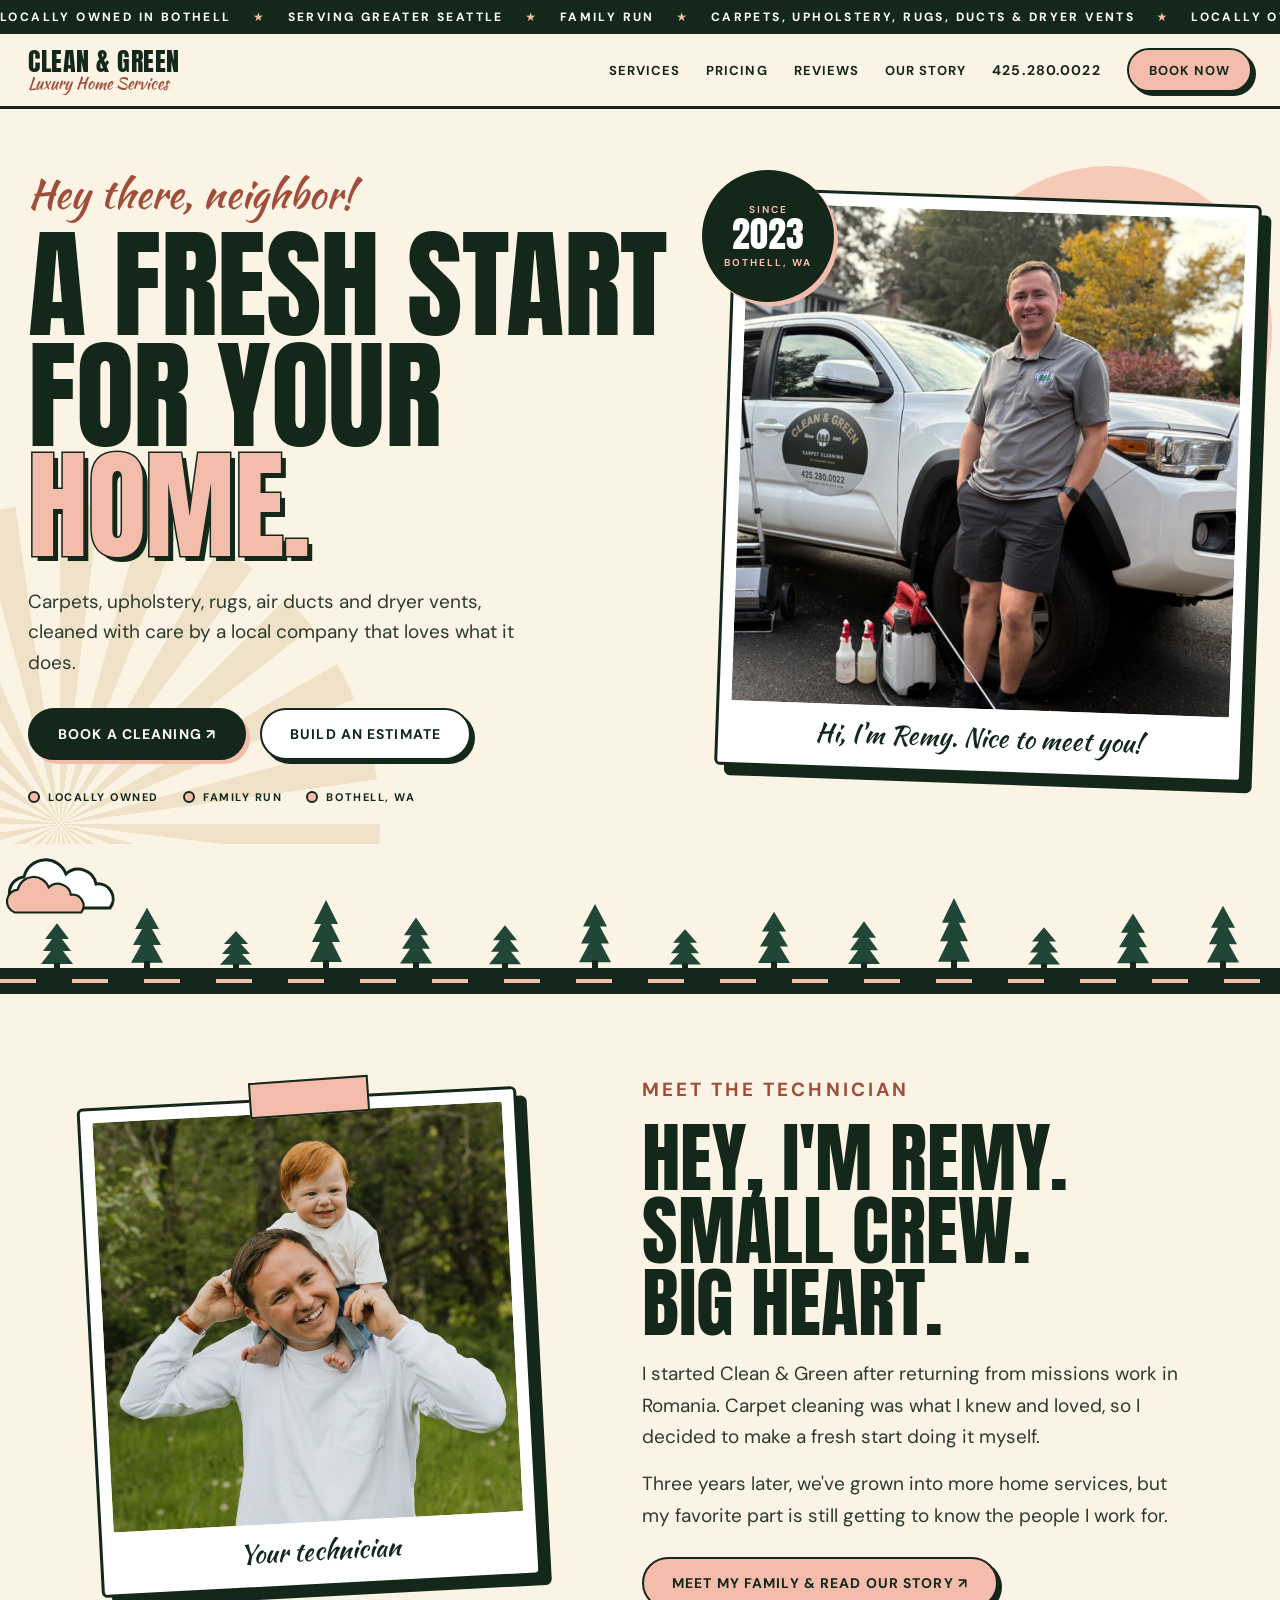
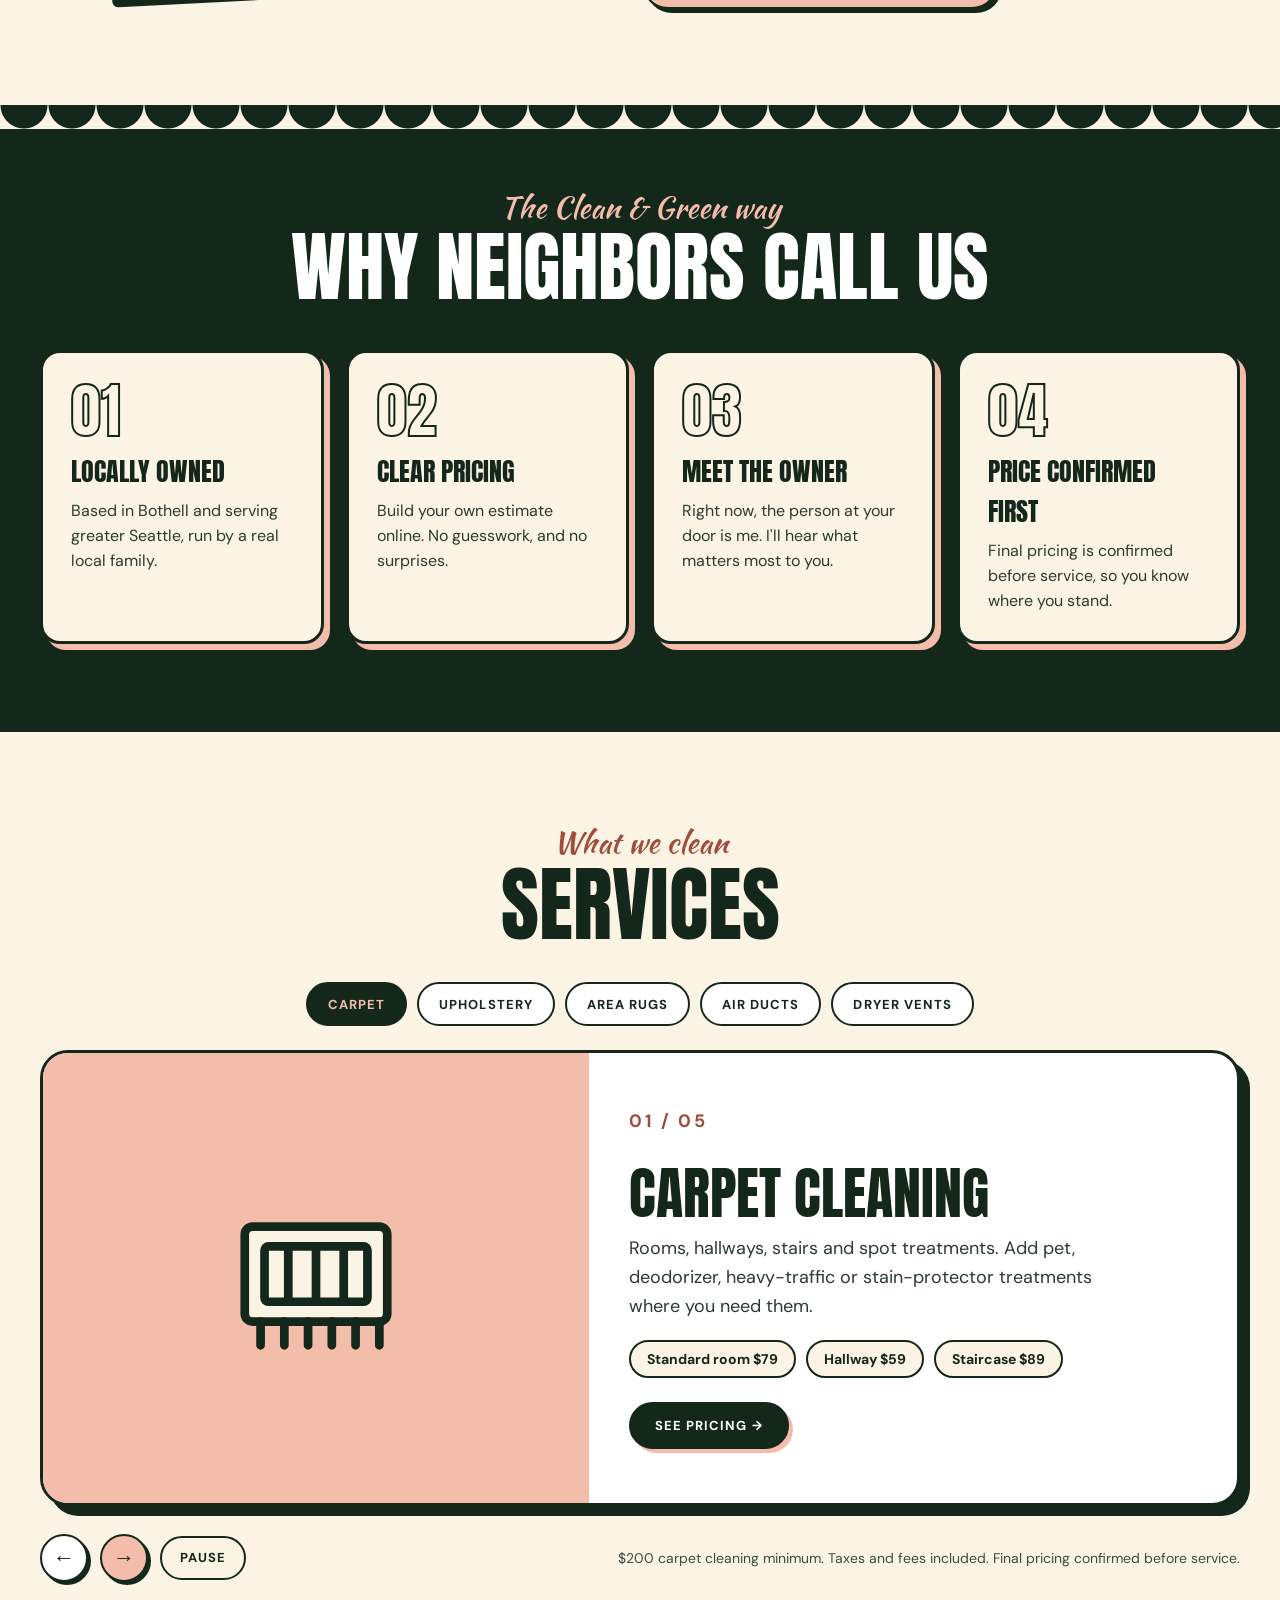
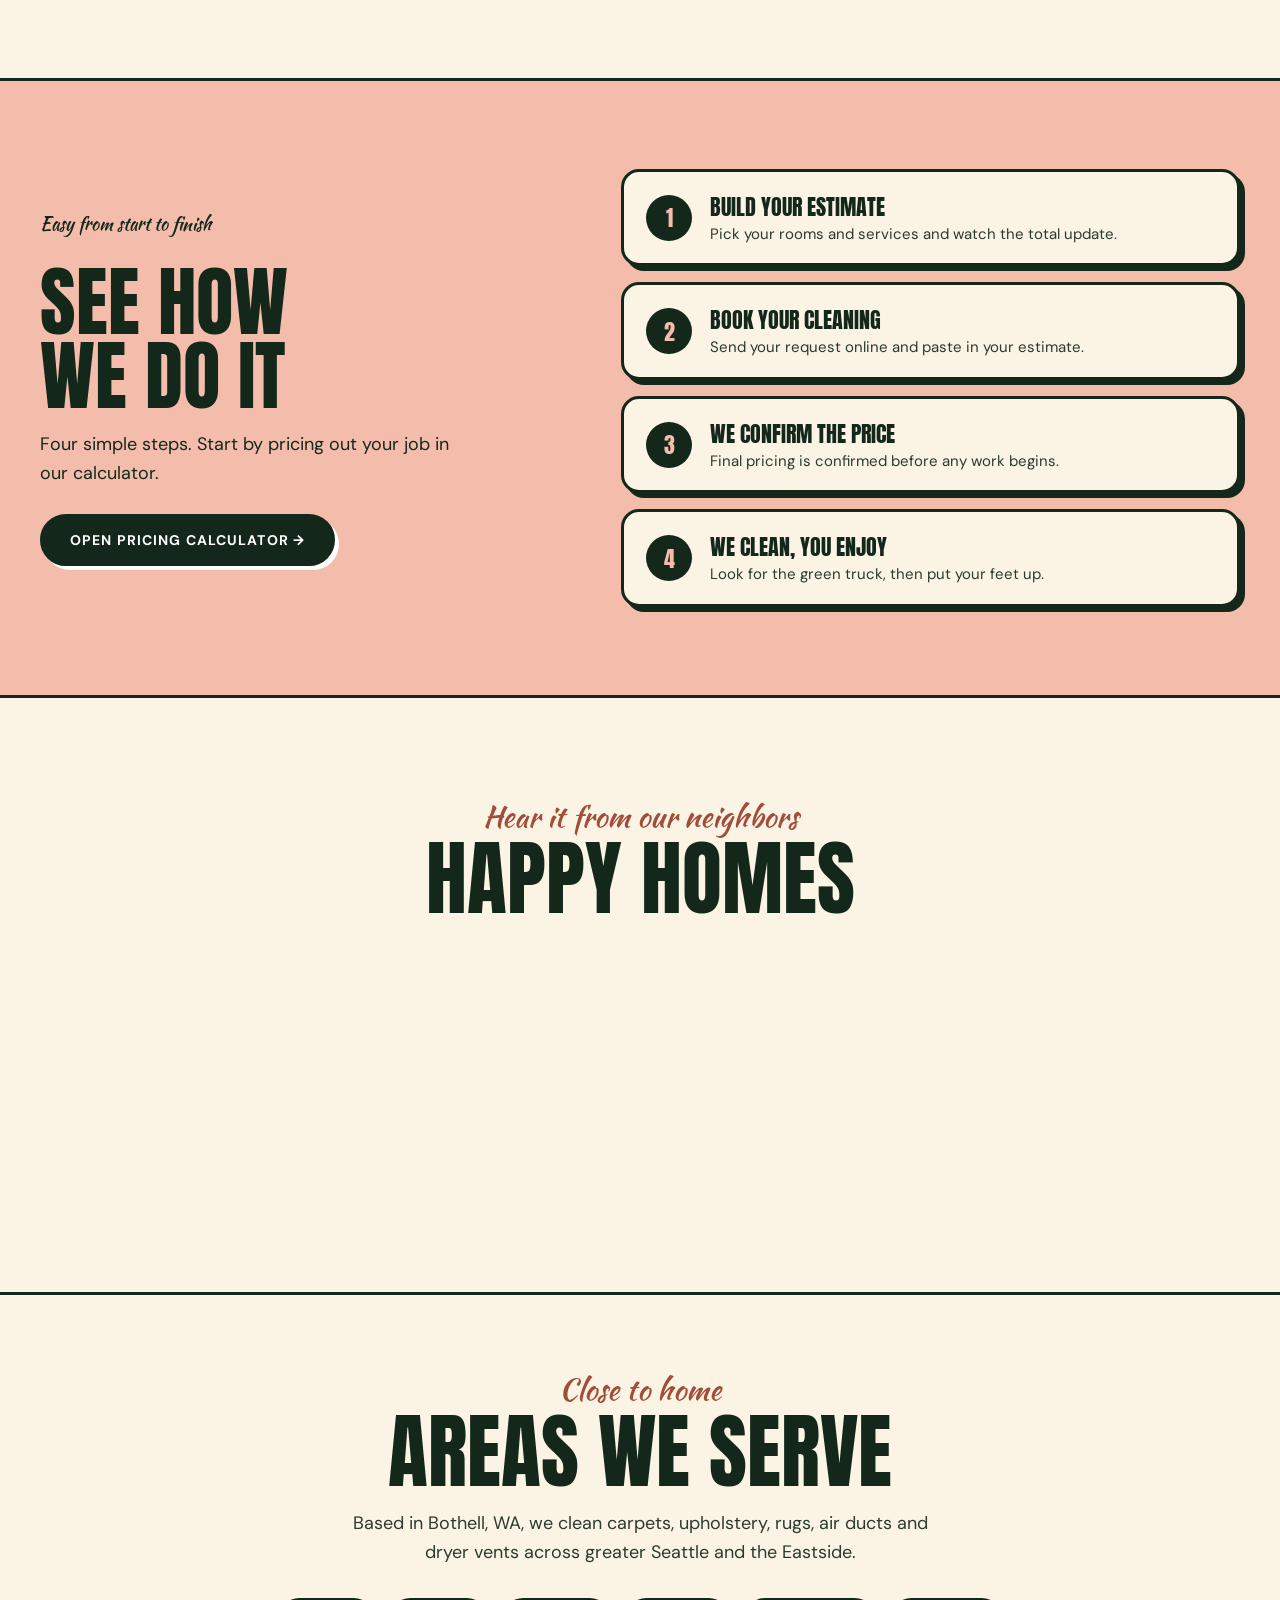
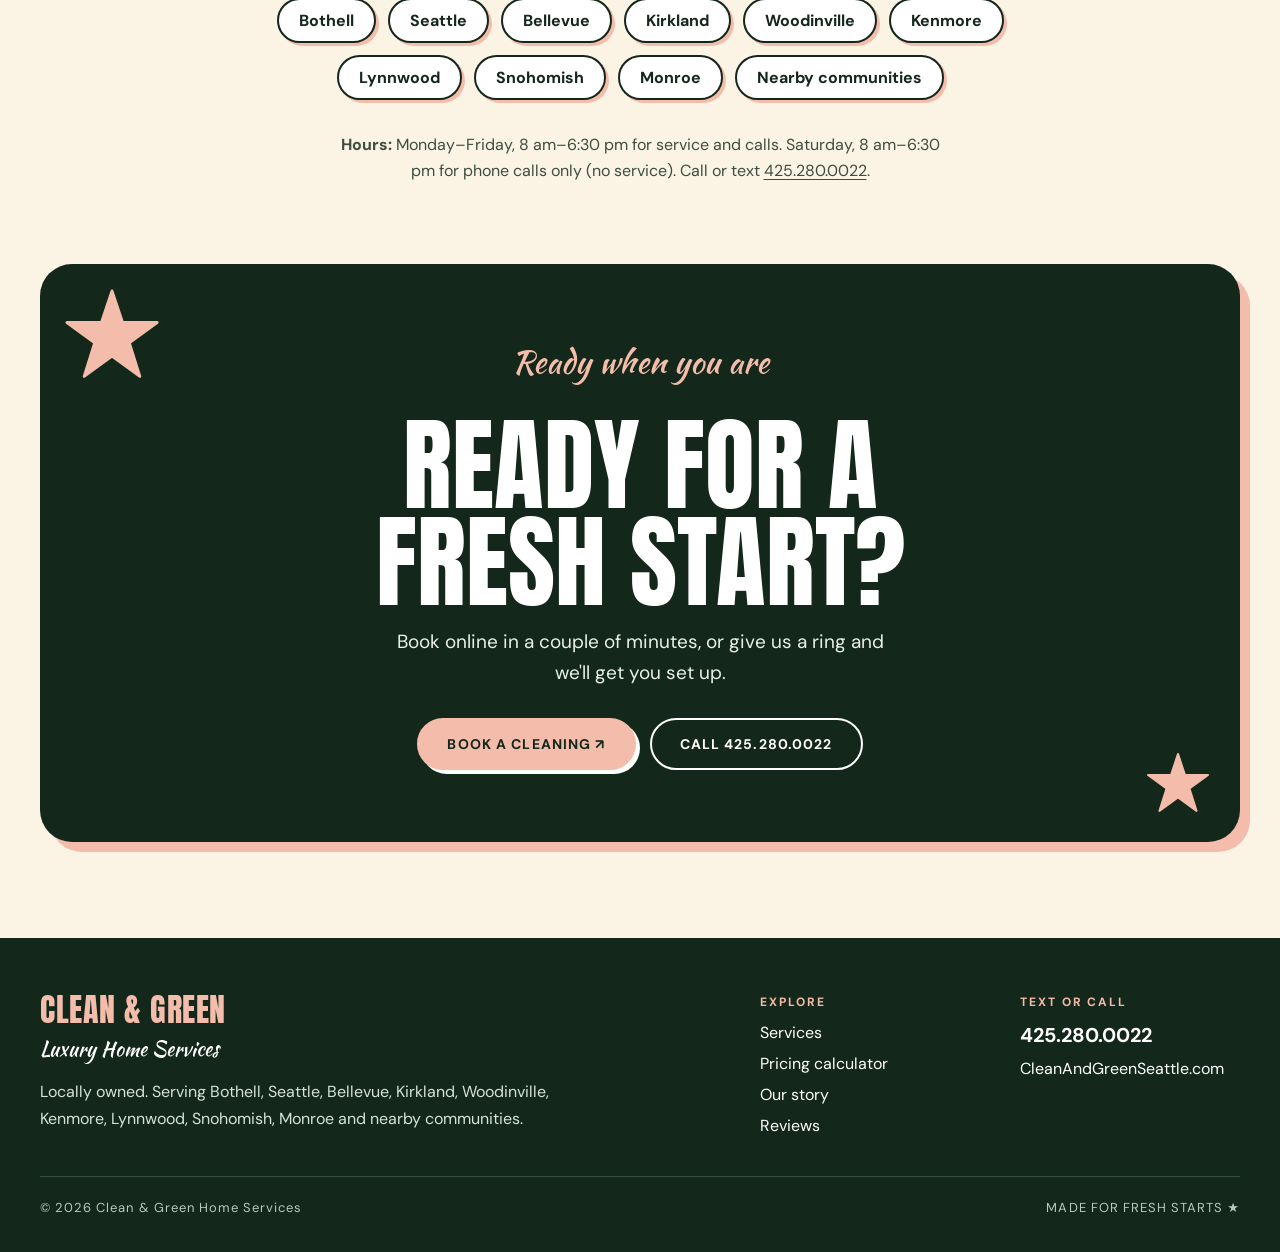
<file: index.html>
<!doctype html>
<html lang="en">
<head>
<meta charset="utf-8">
<meta name="viewport" content="width=device-width,initial-scale=1">
<meta name="description" content="Locally owned carpet, rug, upholstery, air duct and dryer vent cleaning in Bothell, Seattle and the Eastside. Meet Clean & Green and see our straightforward pricing.">
<title>Clean & Green | Carpet Cleaning & Home Services</title>
<link rel="preconnect" href="https://fonts.googleapis.com">
<link rel="preconnect" href="https://fonts.gstatic.com" crossorigin>
<link href="https://fonts.googleapis.com/css2?family=Anton&family=Kaushan+Script&family=DM+Sans:wght@400;500;700&display=swap" rel="stylesheet">
<link rel="icon" type="image/svg+xml" href="favicon.svg">
<link rel="icon" type="image/png" sizes="32x32" href="favicon-32.png">
<link rel="apple-touch-icon" href="apple-touch-icon.png">
<meta name="theme-color" content="#14271B">
<link rel="stylesheet" href="styles.css">
<link rel="canonical" href="https://cleanandgreenseattle.com/">
<script type="application/ld+json">
{
  "@context": "https://schema.org",
  "@type": "HomeAndConstructionBusiness",
  "@id": "https://cleanandgreenseattle.com/#business",
  "name": "Clean & Green",
  "alternateName": "Clean & Green Carpet Cleaning",
  "description": "Locally owned carpet, upholstery, area rug, air duct and dryer vent cleaning in Bothell, WA and greater Seattle.",
  "url": "https://cleanandgreenseattle.com/",
  "telephone": "+1-425-280-0022",
  "image": "https://cleanandgreenseattle.com/remy-truck.jpg",
  "priceRange": "$$",
  "address": {"@type": "PostalAddress", "addressLocality": "Bothell", "addressRegion": "WA", "addressCountry": "US"},
  "openingHoursSpecification": [
    {"@type": "OpeningHoursSpecification", "dayOfWeek": ["Monday","Tuesday","Wednesday","Thursday","Friday"], "opens": "08:00", "closes": "18:30"}
  ],
  "areaServed": [{"@type":"City","name":"Bothell"},{"@type":"City","name":"Seattle"},{"@type":"City","name":"Bellevue"},{"@type":"City","name":"Kirkland"},{"@type":"City","name":"Woodinville"},{"@type":"City","name":"Kenmore"},{"@type":"City","name":"Lynnwood"},{"@type":"City","name":"Snohomish"},{"@type":"City","name":"Monroe"}],
  "sameAs": ["https://share.google/79IeCFcH2aa2ygb56"],
  "hasOfferCatalog": {
    "@type": "OfferCatalog",
    "name": "Cleaning services",
    "itemListElement": [
      {"@type": "Offer", "itemOffered": {"@type": "Service", "name": "Carpet cleaning"}},
      {"@type": "Offer", "itemOffered": {"@type": "Service", "name": "Upholstery cleaning"}},
      {"@type": "Offer", "itemOffered": {"@type": "Service", "name": "Area rug cleaning"}},
      {"@type": "Offer", "itemOffered": {"@type": "Service", "name": "Air duct cleaning"}},
      {"@type": "Offer", "itemOffered": {"@type": "Service", "name": "Dryer vent cleaning"}}
    ]
  }
}
</script>
</head>
<body class="theme-home">
<a class="skip" href="#main">Skip to content</a>

<div class="ticker-top" aria-label="Locally owned in Bothell, serving greater Seattle">
  <div class="ticker-track">
    <span>LOCALLY OWNED IN BOTHELL <b>★</b> SERVING GREATER SEATTLE <b>★</b> FAMILY RUN <b>★</b> CARPETS, UPHOLSTERY, RUGS, DUCTS &amp; DRYER VENTS <b>★</b> LOCALLY OWNED IN BOTHELL <b>★</b> SERVING GREATER SEATTLE <b>★</b> FAMILY RUN <b>★</b> CARPETS, UPHOLSTERY, RUGS, DUCTS &amp; DRYER VENTS <b>★</b> </span>
    <span aria-hidden="true">LOCALLY OWNED IN BOTHELL <b>★</b> SERVING GREATER SEATTLE <b>★</b> FAMILY RUN <b>★</b> CARPETS, UPHOLSTERY, RUGS, DUCTS &amp; DRYER VENTS <b>★</b> LOCALLY OWNED IN BOTHELL <b>★</b> SERVING GREATER SEATTLE <b>★</b> FAMILY RUN <b>★</b> CARPETS, UPHOLSTERY, RUGS, DUCTS &amp; DRYER VENTS <b>★</b> </span>
  </div>
</div>

<div class="header-bar">
  <header class="site-header">
    <a class="brand" href="index.html" aria-label="Clean and Green home">
      <span class="brand-text">
        <span class="brand-name">CLEAN &amp; GREEN</span>
        <span class="brand-sub">Luxury Home Services</span>
      </span>
    </a>
    <nav class="nav" aria-label="Main navigation">
      <a href="#services">Services</a>
      <a href="pricing.html">Pricing</a>
      <a href="#reviews">Reviews</a>
      <a href="meet-your-technician.html">Our Story</a>
      <a class="nav-phone" href="tel:4252800022">425.280.0022</a>
      <a class="btn btn-peach" href="https://clienthub.getjobber.com/hubs/13ff48fd-410c-46f8-a10c-d7cc06eb8e5e/public/requests/5079977/new">Book now</a>
    </nav>
  </header>
</div>

<main id="main">

  <!-- HERO -->
  <section class="hero">
    <div class="rays" aria-hidden="true"></div>
    <div class="hero-inner wrap-wide">
      <div class="hero-copy">
        <p class="hero-hello script">Hey there, neighbor!</p>
        <h1 class="display">A fresh start<br>for your<br><span class="outline">home.</span></h1>
        <p class="hero-lede">Carpets, upholstery, rugs, air ducts and dryer vents, cleaned with care by a local company that loves what it does.</p>
        <div class="btn-row">
          <a class="btn btn-dark" href="https://clienthub.getjobber.com/hubs/13ff48fd-410c-46f8-a10c-d7cc06eb8e5e/public/requests/5079977/new">Book a cleaning ↗</a>
          <a class="btn btn-white" href="pricing.html">Build an estimate</a>
        </div>
        <div class="chips">
          <span><i></i>LOCALLY OWNED</span>
          <span><i></i>FAMILY RUN</span>
          <span><i></i>BOTHELL, WA</span>
        </div>
      </div>
      <div class="hero-photo-wrap">
        <div class="hero-photo">
          <div class="hero-sun" aria-hidden="true"></div>
          <figure class="polaroid tilt-r">
            <img src="remy-truck.jpg" alt="Remy, the owner of Clean &amp; Green, beside his branded truck and cleaning equipment" fetchpriority="high" style="object-position:66% center">
            <figcaption>Hi, I'm Remy. Nice to meet you!</figcaption>
          </figure>
          <div class="sticker" aria-hidden="true"><small>SINCE</small><strong>2023</strong><small style="margin-top:4px">BOTHELL, WA</small></div>
        </div>
      </div>
    </div>
  </section>

  <!-- DRIVE-BY ROAD (decorative) -->
  <div class="road-scene" aria-hidden="true">
    <div class="cloud" style="top:12px;animation-duration:70s">
      <svg width="130" height="58" viewBox="0 -14 130 58"><path d="M20 38a16 16 0 0 1 4-31 22 22 0 0 1 42-3 18 18 0 0 1 30 10 15 15 0 0 1 14 24z" fill="#ffffff" stroke="#14271B" stroke-width="3"/></svg>
    </div>
    <div class="cloud" style="top:30px;animation-duration:95s;animation-delay:-40s">
      <svg width="96" height="43" viewBox="0 -14 130 58"><path d="M20 38a16 16 0 0 1 4-31 22 22 0 0 1 42-3 18 18 0 0 1 30 10 15 15 0 0 1 14 24z" fill="#F4BDAB" stroke="#14271B" stroke-width="3"/></svg>
    </div>
    <div class="trees" id="trees"></div>
    <div class="drive">
      <div class="bounce">
        <svg viewBox="0 0 400 170" width="300" height="128">
          <ellipse cx="200" cy="162" rx="170" ry="7" fill="#14271B" opacity=".18"/>
          <circle class="bub" cx="14" cy="112" r="6" fill="#ffffff" stroke="#14271B" stroke-width="2"/>
          <circle class="bub" cx="14" cy="112" r="5" fill="#F4BDAB" stroke="#14271B" stroke-width="2" style="animation-delay:.6s"/>
          <circle class="bub" cx="14" cy="112" r="4" fill="#ffffff" stroke="#14271B" stroke-width="2" style="animation-delay:1.2s"/>
          <path d="M20 122V80q0-6 6-6h146l8-34q2-8 10-8h62q8 0 14 6l26 36 56 8q22 4 24 20v20z" fill="#fffaf0" stroke="#14271B" stroke-width="4" stroke-linejoin="round"/>
          <path d="M184 46l6-6h58l26 32H184z" fill="#cfe6d6" stroke="#14271B" stroke-width="4" stroke-linejoin="round"/>
          <path d="M184 74v44" stroke="#14271B" stroke-width="4"/>
          <rect x="22" y="104" width="350" height="9" fill="#F4BDAB"/>
          <circle cx="232" cy="96" r="24" fill="#14271B"/>
          <circle cx="232" cy="96" r="19" fill="none" stroke="#F4BDAB" stroke-width="2"/>
          <text x="232" y="102" text-anchor="middle" font-family="Anton, sans-serif" font-size="17" fill="#F4BDAB">C&amp;G</text>
          <rect x="272" y="56" width="12" height="9" rx="3" fill="#14271B"/>
          <circle cx="368" cy="92" r="6" fill="#F4BDAB" stroke="#14271B" stroke-width="3"/>
          <rect x="364" y="112" width="20" height="10" rx="3" fill="#14271B"/>
          <g class="wheel"><circle cx="95" cy="132" r="27" fill="#14271B"/><circle cx="95" cy="132" r="12" fill="#F4BDAB" stroke="#14271B" stroke-width="3"/><path d="M95 120v24M83 132h24" stroke="#14271B" stroke-width="3"/></g>
          <g class="wheel"><circle cx="300" cy="132" r="27" fill="#14271B"/><circle cx="300" cy="132" r="12" fill="#F4BDAB" stroke="#14271B" stroke-width="3"/><path d="M300 120v24M288 132h24" stroke="#14271B" stroke-width="3"/></g>
        </svg>
      </div>
    </div>
    <div class="road"><i></i></div>
  </div>

  <!-- MEET REMY -->
  <section class="about" id="about">
    <div class="about-inner wrap">
      <div class="about-photo">
        <div class="about-frame">
          <div class="tape" aria-hidden="true"></div>
          <figure class="polaroid tilt-l">
            <img src="remy-and-son.jpg" alt="Remy, the owner of Clean &amp; Green, smiling with his young son on his shoulders" loading="lazy" style="object-position:center 35%">
            <figcaption>Your technician</figcaption>
          </figure>
        </div>
      </div>
      <div class="about-copy">
        <p class="eyebrow" style="color:var(--rust)">MEET THE TECHNICIAN</p>
        <h2 class="display">Hey, I'm Remy.<br>Small crew.<br>Big heart.</h2>
        <p>I started Clean &amp; Green after returning from missions work in Romania. Carpet cleaning was what I knew and loved, so I decided to make a fresh start doing it myself.</p>
        <p>Three years later, we've grown into more home services, but my favorite part is still getting to know the people I work for.</p>
        <a class="btn btn-peach" href="meet-your-technician.html">Meet my family &amp; read our story ↗</a>
      </div>
    </div>
  </section>

  <!-- WHY NEIGHBORS CALL US -->
  <div class="scallop" aria-hidden="true"><i></i></div>
  <section class="standards">
    <div class="wrap section-center">
      <p class="kicker script">The Clean &amp; Green way</p>
      <h2 class="display">Why neighbors call us</h2>
      <div class="cards-4">
        <div class="card"><div class="num">01</div><h3>Locally owned</h3><p>Based in Bothell and serving greater Seattle, run by a real local family.</p></div>
        <div class="card"><div class="num">02</div><h3>Clear pricing</h3><p>Build your own estimate online. No guesswork, and no surprises.</p></div>
        <div class="card"><div class="num">03</div><h3>Meet the owner</h3><p>Right now, the person at your door is me. I'll hear what matters most to you.</p></div>
        <div class="card"><div class="num">04</div><h3>Price confirmed first</h3><p>Final pricing is confirmed before service, so you know where you stand.</p></div>
      </div>
    </div>
  </section>

  <!-- SERVICES CAROUSEL -->
  <section class="services" id="services">
    <div class="wrap">
      <div class="section-center">
        <p class="kicker script" style="color:var(--rust)">What we clean</p>
        <h2 class="display h2">Services</h2>
      </div>

      <div class="tabs" role="group" aria-label="Choose a service">
        <button class="tab" type="button" data-tab="0">CARPET</button>
        <button class="tab" type="button" data-tab="1">UPHOLSTERY</button>
        <button class="tab" type="button" data-tab="2">AREA RUGS</button>
        <button class="tab" type="button" data-tab="3">AIR DUCTS</button>
        <button class="tab" type="button" data-tab="4">DRYER VENTS</button>
      </div>

      <div class="carousel" data-carousel aria-roledescription="carousel" aria-label="Our services">
        <div class="carousel-track">

          <div class="slide" role="group" aria-roledescription="slide" aria-label="1 of 5">
            <div class="slide-panel panel-peach">
              <svg width="190" height="190" viewBox="0 0 48 48" fill="none" stroke="#14271B" stroke-width="2.2" stroke-linecap="round" stroke-linejoin="round" aria-hidden="true"><rect x="6" y="11" width="36" height="24" rx="2" fill="#FBF3E4"/><rect x="11" y="16" width="26" height="14" rx="1"/><path d="M17 16v14M24 16v14M31 16v14"/><path d="M10 35v6M16 35v6M22 35v6M28 35v6M34 35v6M40 35v6"/></svg>
            </div>
            <div class="slide-body">
              <p class="eyebrow">01 / 05</p>
              <h3>Carpet cleaning</h3>
              <p>Rooms, hallways, stairs and spot treatments. Add pet, deodorizer, heavy-traffic or stain-protector treatments where you need them.</p>
              <div class="pills"><span>Standard room $79</span><span>Hallway $59</span><span>Staircase $89</span></div>
              <a class="btn btn-dark" href="pricing.html">See pricing →</a>
            </div>
          </div>

          <div class="slide" role="group" aria-roledescription="slide" aria-label="2 of 5">
            <div class="slide-panel panel-pine">
              <svg width="190" height="190" viewBox="0 0 48 48" fill="none" stroke="#F4BDAB" stroke-width="2.2" stroke-linecap="round" stroke-linejoin="round" aria-hidden="true"><path d="M10 22v-6a5 5 0 0 1 5-5h18a5 5 0 0 1 5 5v6"/><path d="M5 25a4 4 0 0 1 8 0v4h22v-4a4 4 0 0 1 8 0v10H5z"/><path d="M11 35v5M37 35v5"/></svg>
            </div>
            <div class="slide-body">
              <p class="eyebrow">02 / 05</p>
              <h3>Upholstery</h3>
              <p>Sofas, sectionals, chairs and more. Freshen up your favorite places to sit.</p>
              <div class="pills"><span>Loveseat $145</span><span>Sofa $195</span><span>Sectional $275</span></div>
              <a class="btn btn-dark" href="pricing.html">See pricing →</a>
            </div>
          </div>

          <div class="slide" role="group" aria-roledescription="slide" aria-label="3 of 5">
            <div class="slide-panel panel-sage">
              <svg width="190" height="190" viewBox="0 0 48 48" fill="none" stroke="#14271B" stroke-width="2.2" stroke-linecap="round" stroke-linejoin="round" aria-hidden="true"><rect x="9" y="6" width="30" height="36" rx="2" fill="#FBF3E4"/><rect x="14" y="11" width="20" height="26"/><path d="M24 15l7 9-7 9-7-9z"/><path d="M9 6v-2M39 6v-2M9 42v2M39 42v2"/></svg>
            </div>
            <div class="slide-body">
              <p class="eyebrow">03 / 05</p>
              <h3>Area rugs</h3>
              <p>Thoughtful care for wool and synthetic rugs, priced by the square foot.</p>
              <div class="pills"><span>Synthetic $1.25 / sq. ft.</span><span>Wool $1.50 / sq. ft.</span></div>
              <a class="btn btn-dark" href="pricing.html">See pricing →</a>
            </div>
          </div>

          <div class="slide" role="group" aria-roledescription="slide" aria-label="4 of 5">
            <div class="slide-panel panel-peach">
              <svg width="190" height="190" viewBox="0 0 48 48" fill="none" stroke="#14271B" stroke-width="2.2" stroke-linecap="round" stroke-linejoin="round" aria-hidden="true"><path d="M6 17h24a5 5 0 1 0-5-5"/><path d="M6 26h32a5 5 0 1 1-5 5"/><path d="M6 35h16"/></svg>
            </div>
            <div class="slide-body">
              <p class="eyebrow">04 / 05</p>
              <h3>Air duct cleaning</h3>
              <p>Cleaning for your home's ductwork, priced by home size. Larger homes get a custom quote.</p>
              <div class="pills"><span>Small · up to 1,500 sq. ft. $449</span><span>Medium · 1,501–2,500 sq. ft. $549</span><span>Large · 2,501–3,500 sq. ft. $699</span></div>
              <a class="btn btn-dark" href="pricing.html">See pricing →</a>
            </div>
          </div>

          <div class="slide" role="group" aria-roledescription="slide" aria-label="5 of 5">
            <div class="slide-panel panel-pine">
              <svg width="190" height="190" viewBox="0 0 48 48" fill="none" stroke="#F4BDAB" stroke-width="2.2" stroke-linecap="round" stroke-linejoin="round" aria-hidden="true"><rect x="8" y="5" width="32" height="38" rx="3"/><path d="M8 13h32"/><circle cx="24" cy="28" r="9"/><path d="M19 28c2-3 3 3 5 0s3 3 5 0"/><circle cx="15" cy="9" r=".8"/><circle cx="20" cy="9" r=".8"/></svg>
            </div>
            <div class="slide-body">
              <p class="eyebrow">05 / 05</p>
              <h3>Dryer vent cleaning</h3>
              <p>Clear out built-up lint in the dryer vent. Bundle it with air duct cleaning and save.</p>
              <div class="pills"><span>$179 on its own</span><span>$129 with air ducts</span></div>
              <a class="btn btn-dark" href="pricing.html">See pricing →</a>
            </div>
          </div>

        </div>
      </div>

      <div class="carousel-controls">
        <div class="carousel-buttons">
          <button class="round" type="button" data-prev aria-label="Previous service">←</button>
          <button class="round next" type="button" data-next aria-label="Next service">→</button>
          <button class="pause" type="button" data-toggle>PAUSE</button>
        </div>
        <p class="fine">$200 carpet cleaning minimum. Taxes and fees included. Final pricing confirmed before service.</p>
      </div>
    </div>
  </section>

  <!-- HOW IT WORKS -->
  <section class="steps">
    <div class="steps-inner wrap">
      <div class="steps-copy">
        <p class="kicker script">Easy from start to finish</p>
        <h2 class="display">See how<br>we do it</h2>
        <p>Four simple steps. Start by pricing out your job in our calculator.</p>
        <a class="btn btn-dark" href="pricing.html" style="box-shadow:4px 4px 0 #fff">Open pricing calculator →</a>
      </div>
      <div class="steps-list">
        <div class="step"><b>1</b><div><strong>Build your estimate</strong><span>Pick your rooms and services and watch the total update.</span></div></div>
        <div class="step"><b>2</b><div><strong>Book your cleaning</strong><span>Send your request online and paste in your estimate.</span></div></div>
        <div class="step"><b>3</b><div><strong>We confirm the price</strong><span>Final pricing is confirmed before any work begins.</span></div></div>
        <div class="step"><b>4</b><div><strong>We clean, you enjoy</strong><span>Look for the green truck, then put your feet up.</span></div></div>
      </div>
    </div>
  </section>

  <!-- REVIEWS -->
  <section class="reviews" id="reviews">
    <div class="wrap section-center">
      <p class="kicker script" style="color:var(--rust)">Hear it from our neighbors</p>
      <h2 class="display h2">Happy homes</h2>
      <div class="reviews-widget">
        <!-- Elfsight Google Reviews | Untitled Google Reviews -->
        <script src="https://elfsightcdn.com/platform.js" async></script>
        <div class="elfsight-app-b8c70505-8c83-452f-a3a0-7d41096732ba" data-elfsight-app-lazy></div>
      </div>
    </div>
  </section>

  <!-- AREAS WE SERVE -->
  <section class="areas" id="areas">
    <div class="wrap section-center">
      <p class="kicker script" style="color:var(--rust)">Close to home</p>
      <h2 class="display h2">Areas we serve</h2>
      <p class="areas-lede">Based in Bothell, WA, we clean carpets, upholstery, rugs, air ducts and dryer vents across greater Seattle and the Eastside.</p>
      <ul class="areas-list">
        <li>Bothell</li><li>Seattle</li><li>Bellevue</li><li>Kirkland</li><li>Woodinville</li><li>Kenmore</li><li>Lynnwood</li><li>Snohomish</li><li>Monroe</li><li>Nearby communities</li>
      </ul>
      <p class="areas-hours"><strong>Hours:</strong> Monday–Friday, 8 am–6:30 pm for service and calls. Saturday, 8 am–6:30 pm for phone calls only (no service). Call or text <a href="tel:4252800022">425.280.0022</a>.</p>
    </div>
  </section>

  <!-- FINAL CTA -->
  <div class="cta-wrap">
    <section class="cta">
      <svg class="burst burst-a" width="96" height="96" viewBox="0 0 100 100" aria-hidden="true"><polygon points="50,3 61,36 97,36 68,57 79,92 50,71 21,92 32,57 3,36 39,36" fill="#F4BDAB" stroke="#F4BDAB" stroke-width="3" stroke-linejoin="round"/></svg>
      <svg class="burst burst-b" width="64" height="64" viewBox="0 0 100 100" aria-hidden="true"><polygon points="50,3 61,36 97,36 68,57 79,92 50,71 21,92 32,57 3,36 39,36" fill="#F4BDAB" stroke="#F4BDAB" stroke-width="3" stroke-linejoin="round"/></svg>
      <div class="cta-inner">
        <p class="kicker script">Ready when you are</p>
        <h2 class="display">Ready for a<br>fresh start?</h2>
        <p>Book online in a couple of minutes, or give us a ring and we'll get you set up.</p>
        <div class="btn-row">
          <a class="btn btn-peach-light" href="https://clienthub.getjobber.com/hubs/13ff48fd-410c-46f8-a10c-d7cc06eb8e5e/public/requests/5079977/new">Book a cleaning ↗</a>
          <a class="btn btn-outline-light" href="tel:4252800022">Call 425.280.0022</a>
        </div>
      </div>
    </section>
  </div>
</main>

<footer class="footer">
  <div class="footer-inner">
    <div class="footer-brand">
      <div class="footer-name">CLEAN &amp; GREEN</div>
      <div class="footer-sub">Luxury Home Services</div>
      <p>Locally owned. Serving Bothell, Seattle, Bellevue, Kirkland, Woodinville, Kenmore, Lynnwood, Snohomish, Monroe and nearby communities.</p>
    </div>
    <div class="footer-col">
      <div class="footer-label">EXPLORE</div>
      <a href="#services">Services</a>
      <a href="pricing.html">Pricing calculator</a>
      <a href="meet-your-technician.html">Our story</a>
      <a href="#reviews">Reviews</a>
    </div>
    <div class="footer-col">
      <div class="footer-label">TEXT OR CALL</div>
      <a class="tel" href="tel:4252800022">425.280.0022</a>
      <span>CleanAndGreenSeattle.com</span>
    </div>
  </div>
  <div class="footer-bottom"><span>© <span id="year">2026</span> Clean &amp; Green Home Services</span><span>MADE FOR FRESH STARTS ★</span></div>
</footer>

<script src="main.js"></script>
</body>
</html>
</file>
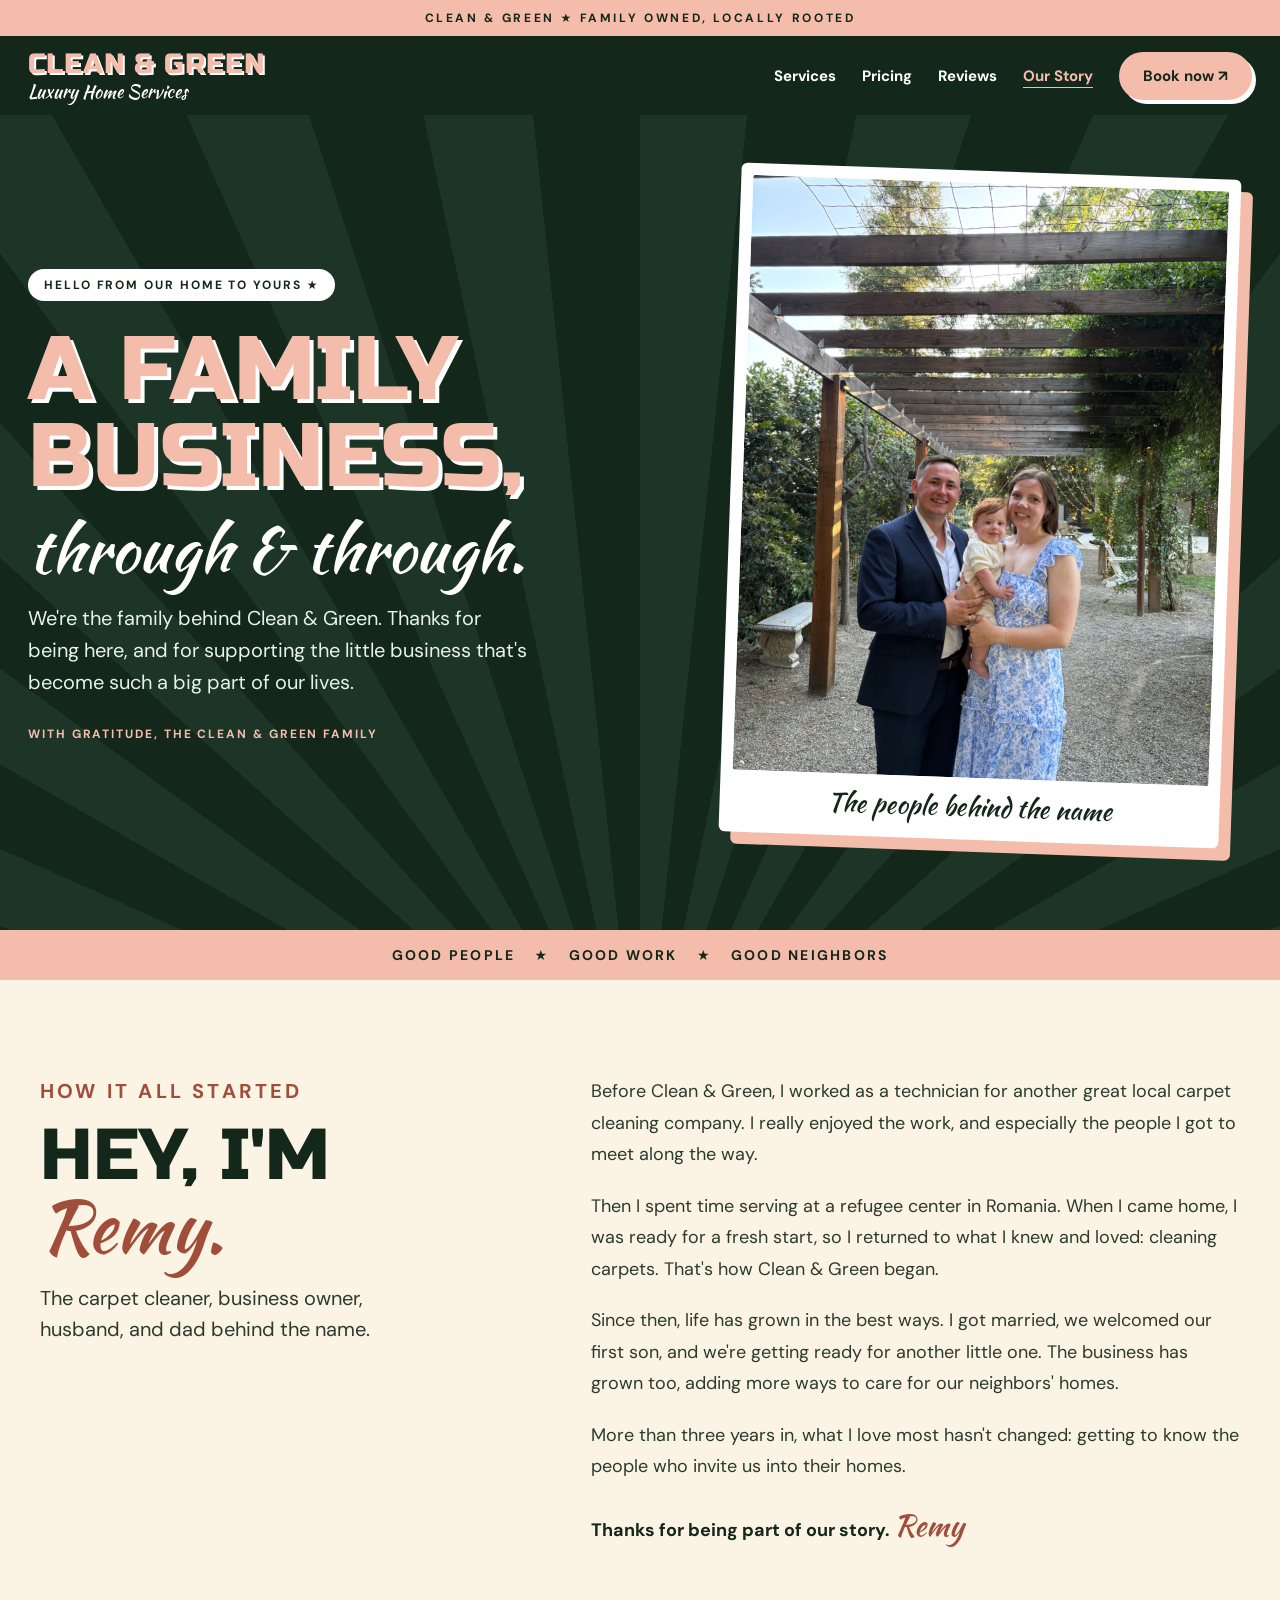
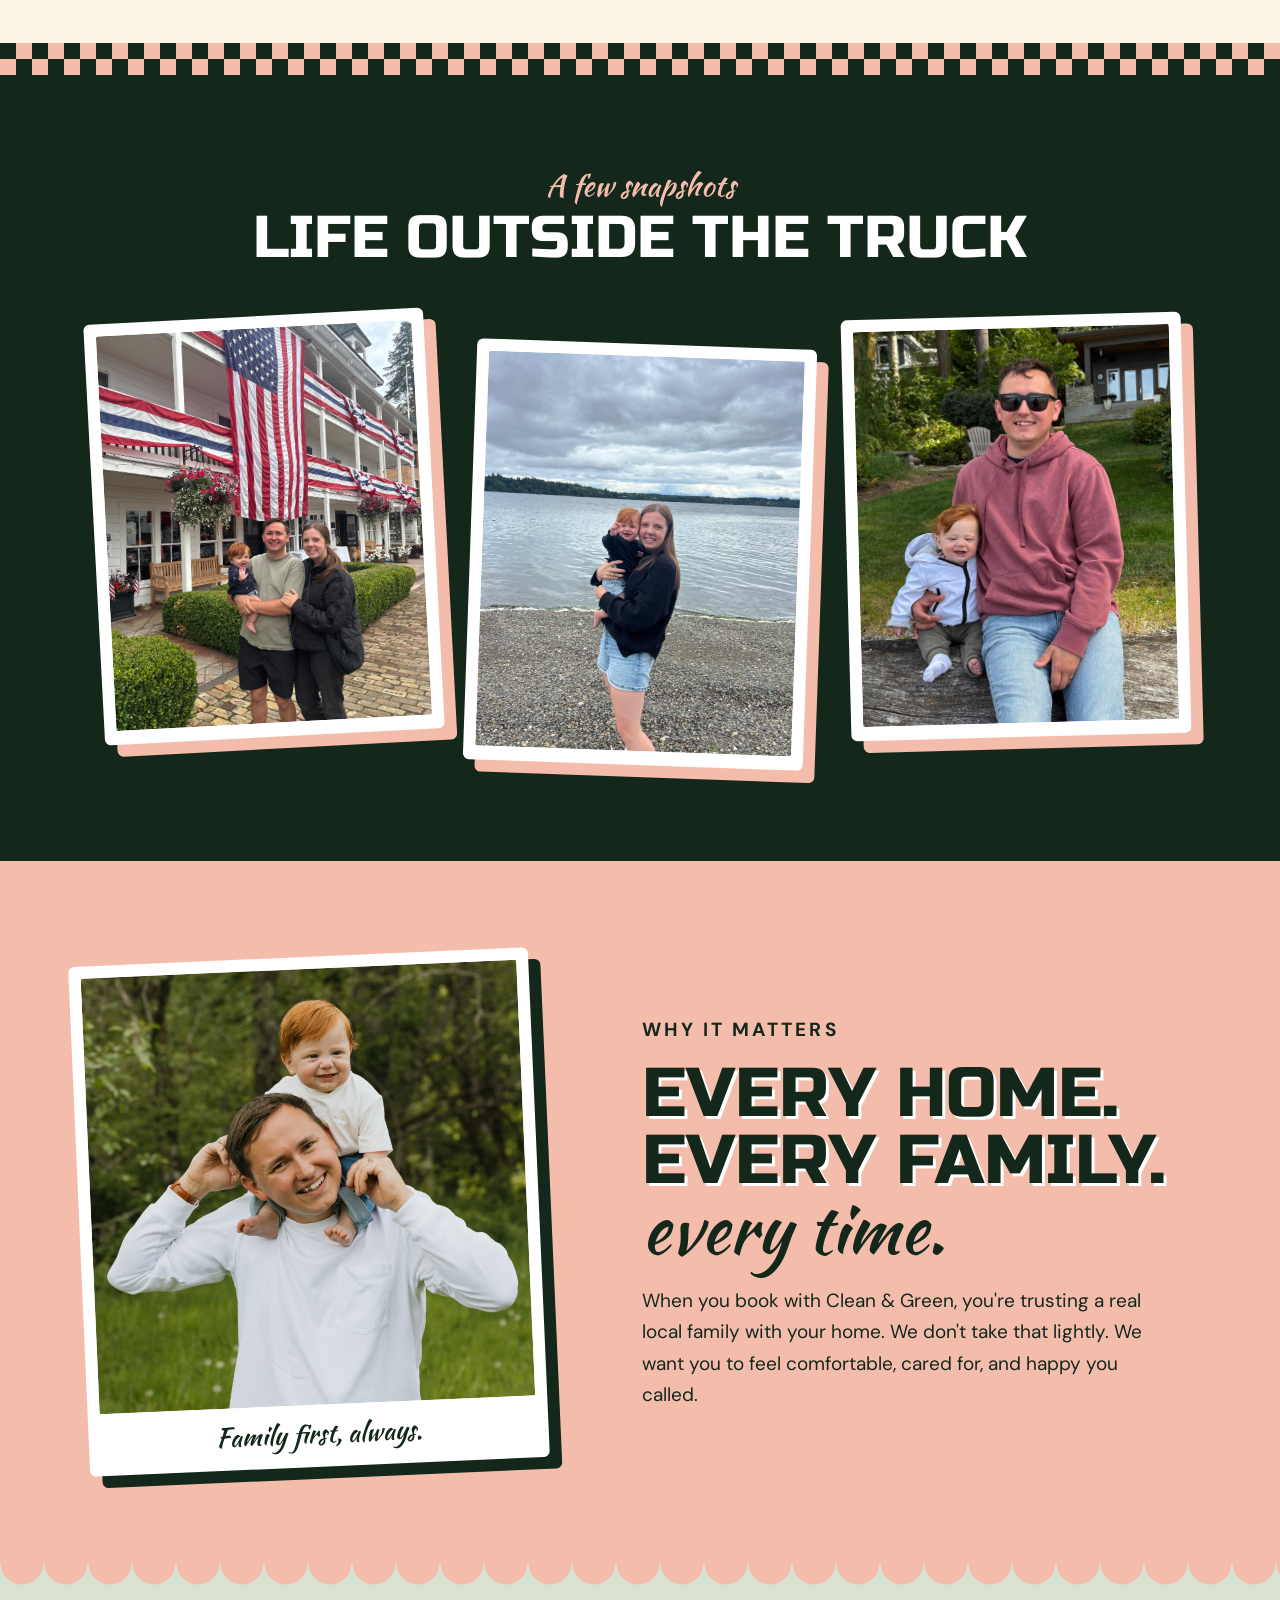
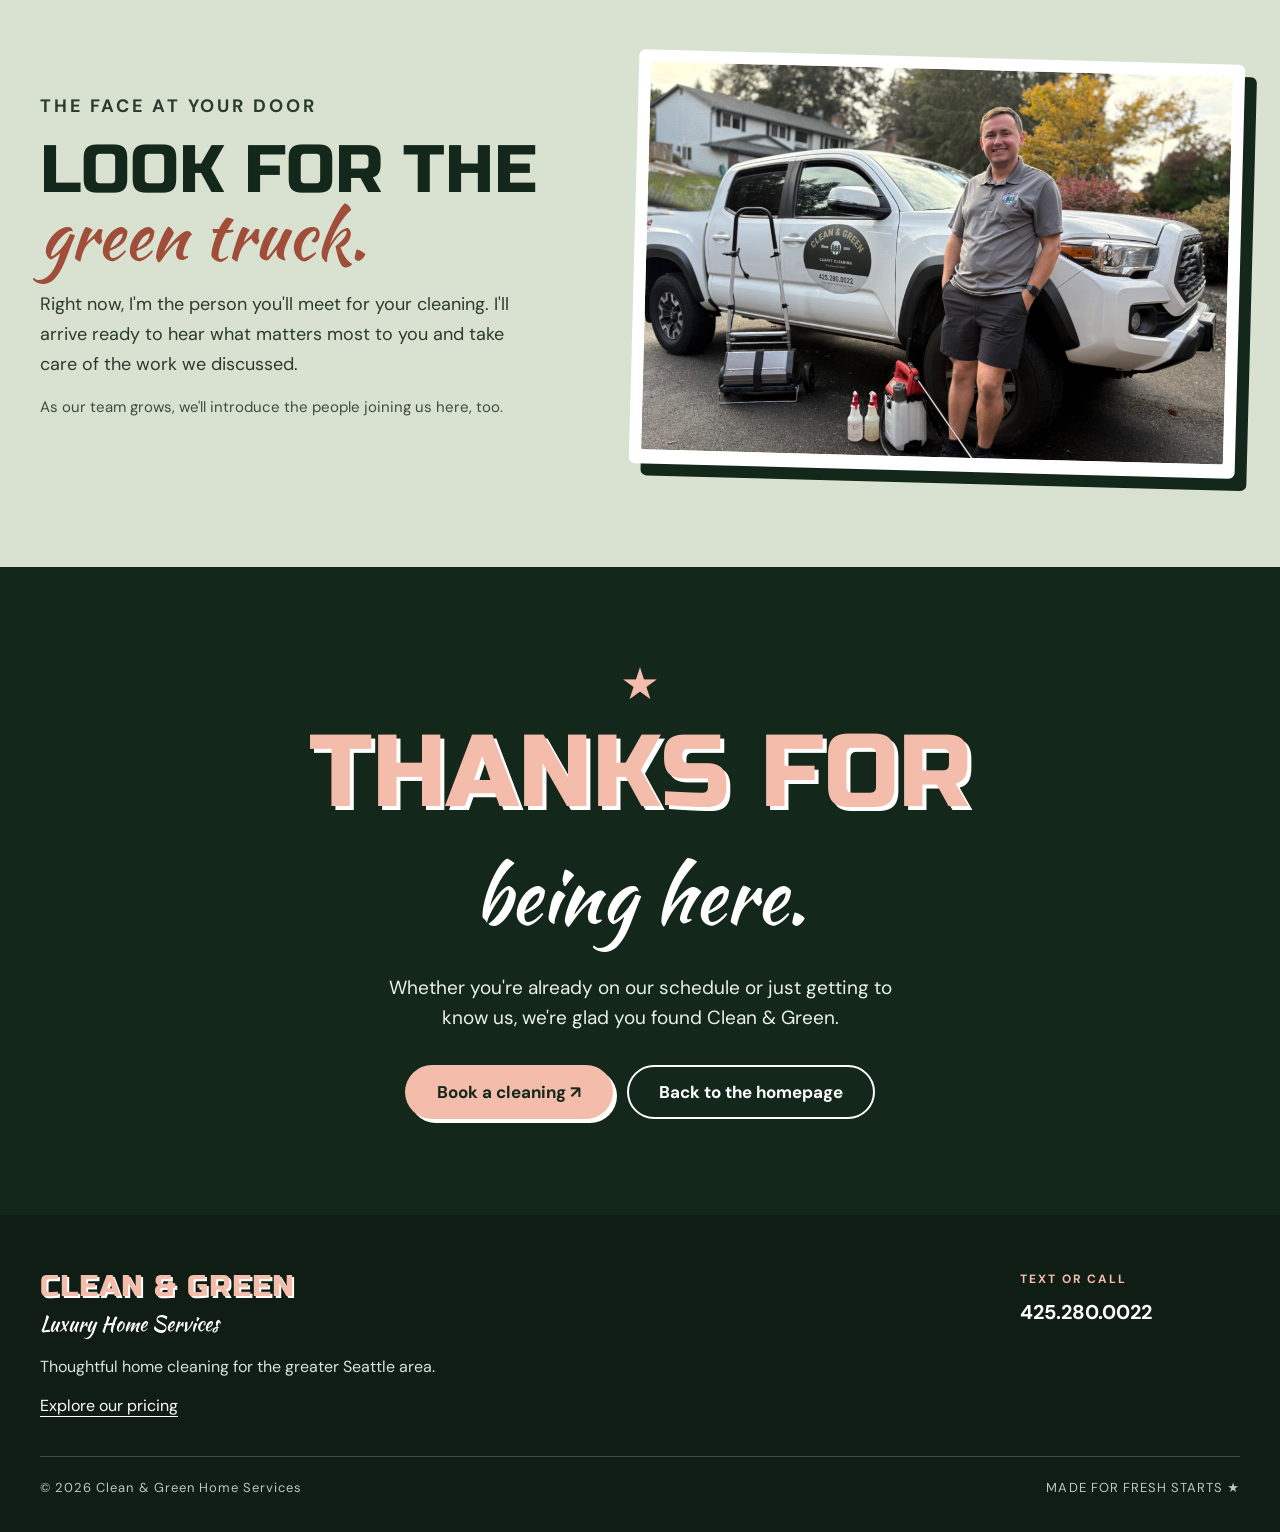
<file: meet-your-technician.html>
<!doctype html>
<html lang="en">
<head>
<meta charset="utf-8">
<meta name="viewport" content="width=device-width,initial-scale=1">
<meta name="description" content="Meet Remy and the family behind Clean & Green, a locally owned carpet and home cleaning company in Bothell, WA.">
<title>Our Story | Clean & Green</title>
<link rel="preconnect" href="https://fonts.googleapis.com">
<link rel="preconnect" href="https://fonts.gstatic.com" crossorigin>
<link href="https://fonts.googleapis.com/css2?family=Russo+One&family=Kaushan+Script&family=DM+Sans:wght@400;500;700&display=swap" rel="stylesheet">
<link rel="stylesheet" href="styles.css">
</head>
<body class="theme-dark story-page">
<a class="skip" href="#main">Skip to content</a>

<div class="announce">CLEAN &amp; GREEN ★ FAMILY OWNED, LOCALLY ROOTED</div>

<div class="header-bar">
  <header class="site-header">
    <a class="brand" href="index.html" aria-label="Clean and Green home">
      <span class="brand-text">
        <span class="brand-name">CLEAN &amp; GREEN</span>
        <span class="brand-sub">Luxury Home Services</span>
      </span>
    </a>
    <nav class="nav" aria-label="Main navigation">
      <a href="index.html#services">Services</a>
      <a href="pricing.html">Pricing</a>
      <a href="index.html#reviews">Reviews</a>
      <a href="meet-your-technician.html" aria-current="page">Our Story</a>
      <a class="btn btn-peach-light" href="https://clienthub.getjobber.com/hubs/13ff48fd-410c-46f8-a10c-d7cc06eb8e5e/public/requests/5079977/new">Book now ↗</a>
    </nav>
  </header>
</div>

<main id="main">
  <section class="hero-dark">
    <div class="wrap-wide story-hero-inner">
      <div class="story-hero-copy">
        <span class="pill-label">HELLO FROM OUR HOME TO YOURS ★</span>
        <h1>A family<br>business,</h1>
        <div class="script">through &amp; through.</div>
        <p class="lede" style="margin-bottom:28px;font-size:20px;line-height:1.6;max-width:500px">We're the family behind Clean &amp; Green. Thanks for being here, and for supporting the little business that's become such a big part of our lives.</p>
        <p class="eyebrow" style="color:var(--peach)">WITH GRATITUDE, THE CLEAN &amp; GREEN FAMILY</p>
      </div>
      <div class="story-hero-photo">
        <figure class="snap">
          <img src="family-pergola.jpg" alt="The family behind Clean &amp; Green, together outdoors under a wooden pergola" style="object-position:center 60%" fetchpriority="high">
          <figcaption>The people behind the name</figcaption>
        </figure>
      </div>
    </div>
  </section>

  <div class="stripe">GOOD PEOPLE <b>★</b> GOOD WORK <b>★</b> GOOD NEIGHBORS</div>

  <section class="story-text">
    <div class="wrap story-text-inner">
      <div class="story-title">
        <p class="eyebrow">HOW IT ALL STARTED</p>
        <h2 class="display">Hey, I'm<br><span class="script">Remy.</span></h2>
        <p>The carpet cleaner, business owner, husband, and dad behind the name.</p>
      </div>
      <div class="story-body">
        <p>Before Clean &amp; Green, I worked as a technician for another great local carpet cleaning company. I really enjoyed the work, and especially the people I got to meet along the way.</p>
        <p>Then I spent time serving at a refugee center in Romania. When I came home, I was ready for a fresh start, so I returned to what I knew and loved: cleaning carpets. That's how Clean &amp; Green began.</p>
        <p>Since then, life has grown in the best ways. I got married, we welcomed our first son, and we're getting ready for another little one. The business has grown too, adding more ways to care for our neighbors' homes.</p>
        <p>More than three years in, what I love most hasn't changed: getting to know the people who invite us into their homes.</p>
        <div class="sign">Thanks for being part of our story. <span class="script">Remy</span></div>
      </div>
    </div>
  </section>

  <div class="checker" aria-hidden="true"></div>

  <section class="snapshots">
    <div class="wrap">
      <div class="script">A few snapshots</div>
      <h2 class="display">Life outside the truck</h2>
      <div class="snap-row">
        <figure class="snap"><img src="family-flag.jpg" alt="Remy, his wife and their son smiling in front of a building draped in flags and bunting" style="object-position:center 62%" loading="lazy"></figure>
        <figure class="snap"><img src="family-beach.jpg" alt="Remy's wife holding their smiling son on a pebble beach beside the water" style="object-position:center 60%" loading="lazy"></figure>
        <figure class="snap"><img src="family-log.jpg" alt="Remy in sunglasses sitting on a driftwood log with his laughing son beside him" style="object-position:center 45%" loading="lazy"></figure>
      </div>
    </div>
  </section>

  <section class="why">
    <div class="wrap why-inner">
      <div class="why-photo">
        <figure class="snap">
          <img src="remy-and-son.jpg" alt="Remy laughing with his young son on his shoulders in a green field" style="object-position:center 35%" loading="lazy">
          <figcaption>Family first, always.</figcaption>
        </figure>
      </div>
      <div class="why-copy">
        <p class="eyebrow">WHY IT MATTERS</p>
        <h2 class="display">Every home.<br>Every family.<br><span class="script">every time.</span></h2>
        <p>When you book with Clean &amp; Green, you're trusting a real local family with your home. We don't take that lightly. We want you to feel comfortable, cared for, and happy you called.</p>
      </div>
    </div>
  </section>

  <div class="scallop-sage" style="--c:var(--peach)" aria-hidden="true"><i style="background-image:radial-gradient(circle at 22px 0,var(--peach) 21px,transparent 22px)"></i></div>

  <section class="arrival">
    <div class="wrap arrival-inner">
      <div class="arrival-copy">
        <p class="eyebrow">THE FACE AT YOUR DOOR</p>
        <h2 class="display">Look for the<br><span class="script">green truck.</span></h2>
        <p>Right now, I'm the person you'll meet for your cleaning. I'll arrive ready to hear what matters most to you and take care of the work we discussed.</p>
        <p class="small">As our team grows, we'll introduce the people joining us here, too.</p>
      </div>
      <div class="arrival-photo">
        <figure class="snap"><img src="remy-truck.jpg" alt="Remy standing beside the Clean &amp; Green service truck and cleaning equipment" loading="lazy"></figure>
      </div>
    </div>
  </section>

  <section class="thanks">
    <div class="star" aria-hidden="true">★</div>
    <h2 class="display">Thanks for</h2>
    <div class="script">being here.</div>
    <p>Whether you're already on our schedule or just getting to know us, we're glad you found Clean &amp; Green.</p>
    <div class="btn-row">
      <a class="btn btn-peach-light" href="https://clienthub.getjobber.com/hubs/13ff48fd-410c-46f8-a10c-d7cc06eb8e5e/public/requests/5079977/new">Book a cleaning ↗</a>
      <a class="btn btn-outline-light" href="index.html">Back to the homepage</a>
    </div>
  </section>
</main>

<footer class="footer">
  <div class="footer-inner">
    <div class="footer-brand">
      <div class="footer-name">CLEAN &amp; GREEN</div>
      <div class="footer-sub">Luxury Home Services</div>
      <p>Thoughtful home cleaning for the greater Seattle area.</p>
      <a class="link" href="pricing.html">Explore our pricing</a>
    </div>
    <div class="footer-col">
      <div class="footer-label">TEXT OR CALL</div>
      <a class="tel" href="tel:4252800022">425.280.0022</a>
    </div>
  </div>
  <div class="footer-bottom"><span>© <span id="year">2026</span> Clean &amp; Green Home Services</span><span>MADE FOR FRESH STARTS ★</span></div>
</footer>

<script src="main.js"></script>
</body>
</html>
</file>
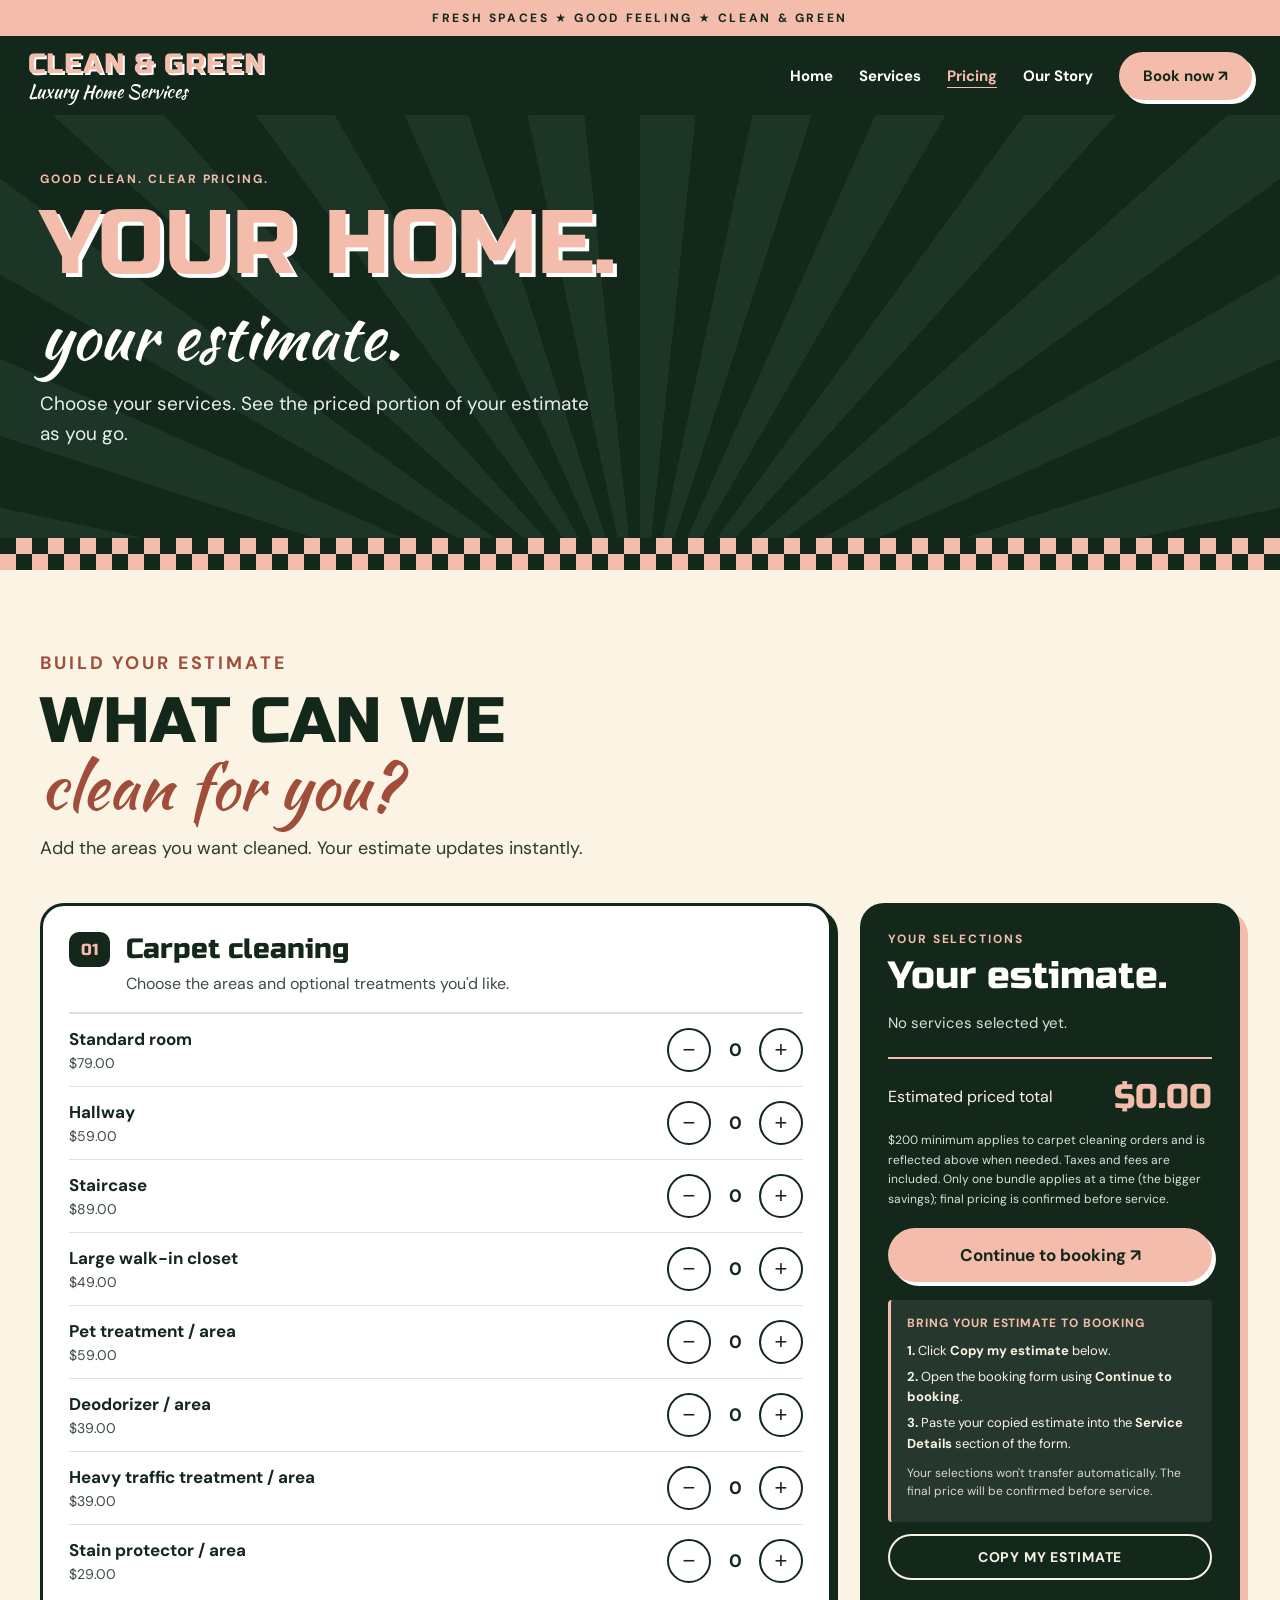
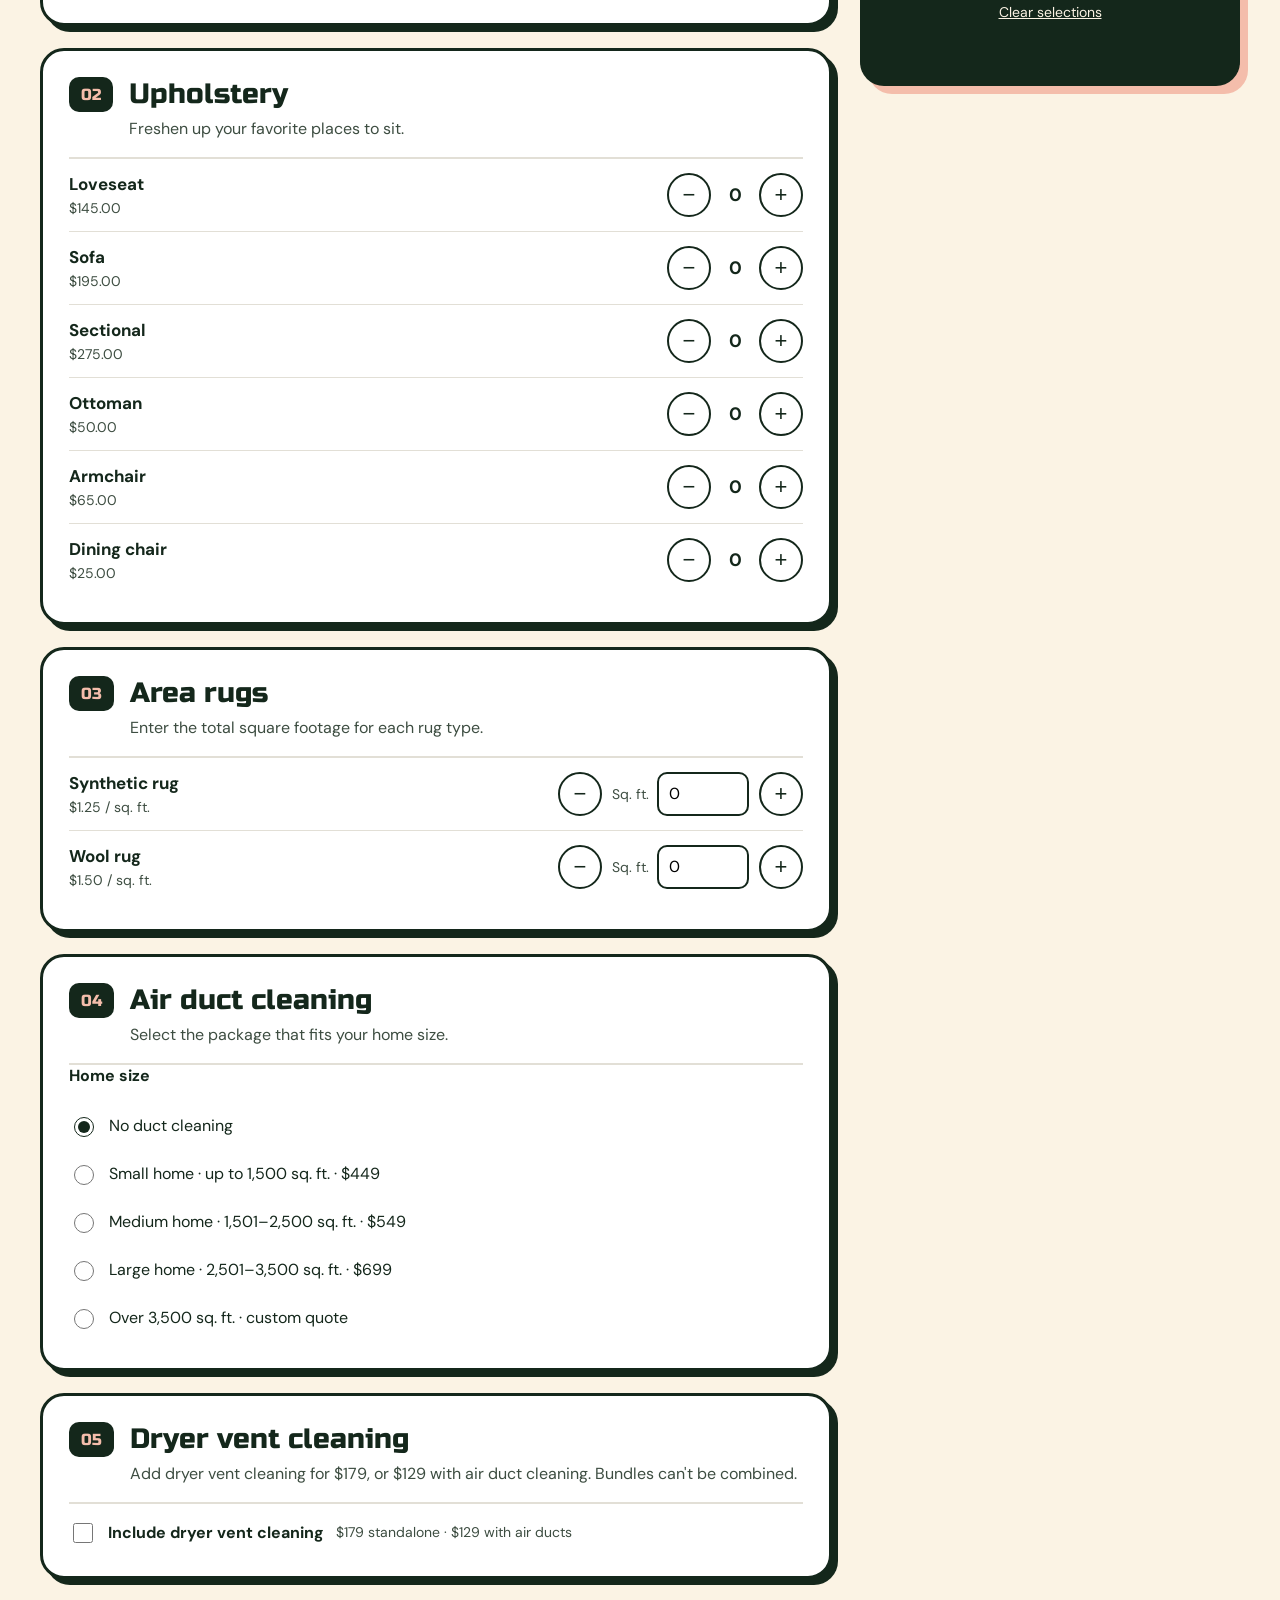
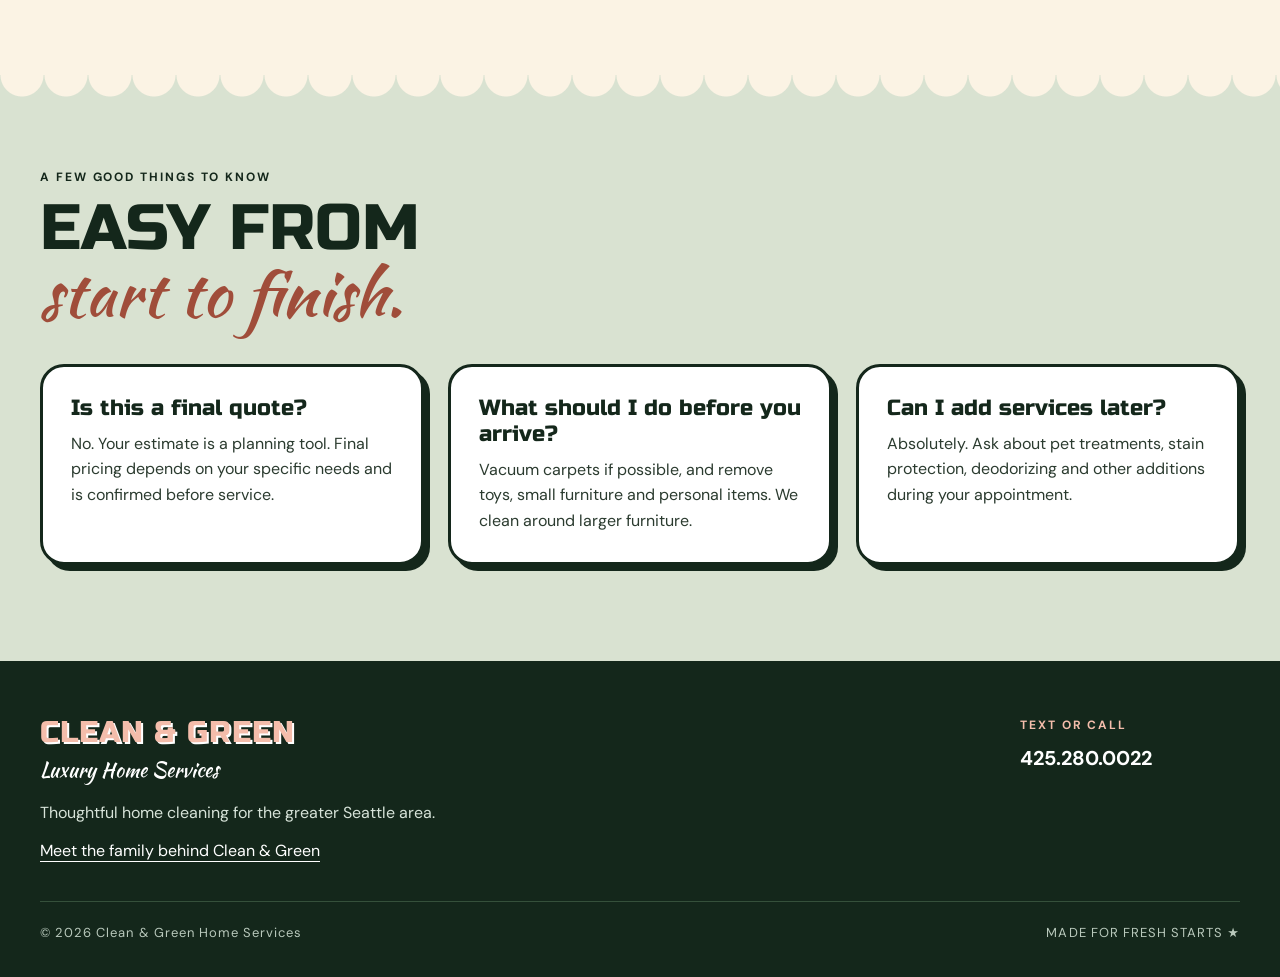
<file: pricing.html>
<!doctype html>
<html lang="en">
<head>
<meta charset="utf-8">
<meta name="viewport" content="width=device-width,initial-scale=1">
<meta name="description" content="Build a Clean & Green estimate for carpet, upholstery, area rug, air duct and dryer vent cleaning. Taxes and fees are included.">
<title>Pricing & Estimate Calculator | Clean & Green</title>
<link rel="preconnect" href="https://fonts.googleapis.com">
<link rel="preconnect" href="https://fonts.gstatic.com" crossorigin>
<link href="https://fonts.googleapis.com/css2?family=Russo+One&family=Kaushan+Script&family=DM+Sans:wght@400;500;700&display=swap" rel="stylesheet">
<link rel="icon" type="image/svg+xml" href="favicon.svg">
<link rel="icon" type="image/png" sizes="32x32" href="favicon-32.png">
<link rel="apple-touch-icon" href="apple-touch-icon.png">
<meta name="theme-color" content="#14271B">
<link rel="stylesheet" href="styles.css">
</head>
<body class="theme-dark">
<a class="skip" href="#main">Skip to content</a>

<div class="announce">FRESH SPACES ★ GOOD FEELING ★ CLEAN &amp; GREEN</div>

<div class="header-bar">
  <header class="site-header">
    <a class="brand" href="index.html" aria-label="Clean and Green home">
      <span class="brand-text">
        <span class="brand-name">CLEAN &amp; GREEN</span>
        <span class="brand-sub">Luxury Home Services</span>
      </span>
    </a>
    <nav class="nav" aria-label="Main navigation">
      <a href="index.html">Home</a>
      <a href="index.html#services">Services</a>
      <a href="pricing.html" aria-current="page">Pricing</a>
      <a href="meet-your-technician.html">Our Story</a>
      <a class="btn btn-peach-light" href="https://clienthub.getjobber.com/hubs/13ff48fd-410c-46f8-a10c-d7cc06eb8e5e/public/requests/5079977/new">Book now ↗</a>
    </nav>
  </header>
</div>

<main id="main">
  <section class="hero-dark">
    <div class="wrap">
      <p class="eyebrow" style="color:var(--peach)">GOOD CLEAN. CLEAR PRICING.</p>
      <h1 style="margin-top:14px">Your home.</h1>
      <div class="script">your estimate.</div>
      <p class="lede">Choose your services. See the priced portion of your estimate as you go.</p>
    </div>
  </section>

  <div class="checker" aria-hidden="true"></div>

  <section class="calc-wrap">
    <div class="wrap">
      <div class="calc-intro" style="max-width:680px">
        <p class="eyebrow" style="color:var(--rust)">BUILD YOUR ESTIMATE</p>
        <h2 class="display">What can we<br><span class="script">clean for you?</span></h2>
        <p>Add the areas you want cleaned. Your estimate updates instantly.</p>
      </div>

      <div class="calc-layout">
        <div class="calc-main">

          <div class="calc-card">
            <div class="calc-head"><span>01</span><div><h3>Carpet cleaning</h3><p>Choose the areas and optional treatments you'd like.</p></div></div>
            <div id="carpet-rows"></div>
          </div>

          <div class="calc-card">
            <div class="calc-head"><span>02</span><div><h3>Upholstery</h3><p>Freshen up your favorite places to sit.</p></div></div>
            <div id="uph-rows"></div>
          </div>

          <div class="calc-card">
            <div class="calc-head"><span>03</span><div><h3>Area rugs</h3><p>Enter the total square footage for each rug type.</p></div></div>
            <div id="rug-rows"></div>
          </div>

          <div class="calc-card">
            <div class="calc-head"><span>04</span><div><h3>Air duct cleaning</h3><p>Select the package that fits your home size.</p></div></div>
            <fieldset class="duct-options" id="duct-options">
              <legend>Home size</legend>
            </fieldset>
          </div>

          <div class="calc-card">
            <div class="calc-head"><span>05</span><div><h3>Dryer vent cleaning</h3><p>Add dryer vent cleaning for $179, or $129 with air duct cleaning. Bundles can't be combined.</p></div></div>
            <label class="dryer-option">
              <input type="checkbox" id="dryer-toggle">
              Include dryer vent cleaning <span>$179 standalone · $129 with air ducts</span>
            </label>
          </div>
        </div>

        <aside class="estimate" id="estimate" aria-label="Your estimate">
          <p class="eyebrow">YOUR SELECTIONS</p>
          <h3>Your estimate.</h3>
          <div id="estimate-lines" aria-live="polite"></div>
          <div class="estimate-total"><span>Estimated priced total</span><strong id="estimate-total">$0.00</strong></div>
          <p class="quote-status" id="estimate-status"></p>
          <p class="fineprint">$200 minimum applies to carpet cleaning orders and is reflected above when needed. Taxes and fees are included. Only one bundle applies at a time (the bigger savings); final pricing is confirmed before service.</p>
          <a class="btn btn-peach-light cta-link" href="https://clienthub.getjobber.com/hubs/13ff48fd-410c-46f8-a10c-d7cc06eb8e5e/public/requests/5079977/new">Continue to booking ↗</a>
          <div class="booking-steps">
            <p class="booking-steps-title">BRING YOUR ESTIMATE TO BOOKING</p>
            <p><strong>1.</strong> Click <strong>Copy my estimate</strong> below.</p>
            <p><strong>2.</strong> Open the booking form using <strong>Continue to booking</strong>.</p>
            <p><strong>3.</strong> Paste your copied estimate into the <strong>Service Details</strong> section of the form.</p>
            <p class="note">Your selections won't transfer automatically. The final price will be confirmed before service.</p>
          </div>
          <button type="button" class="copy-estimate" id="copy-estimate">COPY MY ESTIMATE</button>
          <button type="button" class="reset-estimate" id="reset-estimate">Clear selections</button>
          <p class="copy-status" id="copy-status" role="status"></p>
          <textarea class="copy-fallback" id="copy-fallback" readonly hidden aria-label="Select and copy your estimate"></textarea>
        </aside>
      </div>
    </div>
  </section>

  <div class="scallop-sage" aria-hidden="true"><i></i></div>

  <section class="faq">
    <div class="wrap">
      <p class="eyebrow">A FEW GOOD THINGS TO KNOW</p>
      <h2 class="display">Easy from<br><span class="script">start to finish.</span></h2>
      <div class="faq-grid">
        <div class="faq-card"><h3>Is this a final quote?</h3><p>No. Your estimate is a planning tool. Final pricing depends on your specific needs and is confirmed before service.</p></div>
        <div class="faq-card"><h3>What should I do before you arrive?</h3><p>Vacuum carpets if possible, and remove toys, small furniture and personal items. We clean around larger furniture.</p></div>
        <div class="faq-card"><h3>Can I add services later?</h3><p>Absolutely. Ask about pet treatments, stain protection, deodorizing and other additions during your appointment.</p></div>
      </div>
    </div>
  </section>
</main>

<footer class="footer">
  <div class="footer-inner">
    <div class="footer-brand">
      <div class="footer-name">CLEAN &amp; GREEN</div>
      <div class="footer-sub">Luxury Home Services</div>
      <p>Thoughtful home cleaning for the greater Seattle area.</p>
      <a class="link" href="meet-your-technician.html">Meet the family behind Clean &amp; Green</a>
    </div>
    <div class="footer-col">
      <div class="footer-label">TEXT OR CALL</div>
      <a class="tel" href="tel:4252800022">425.280.0022</a>
    </div>
  </div>
  <div class="footer-bottom"><span>© <span id="year">2026</span> Clean &amp; Green Home Services</span><span>MADE FOR FRESH STARTS ★</span></div>
</footer>

<a class="mobile-bar" href="#estimate" aria-label="Jump to your estimate"><span>Your estimate</span><strong id="mobile-total">$0.00</strong><span>View ↓</span></a>

<script src="main.js"></script>
<script src="pricing.js"></script>
</body>
</html>
</file>
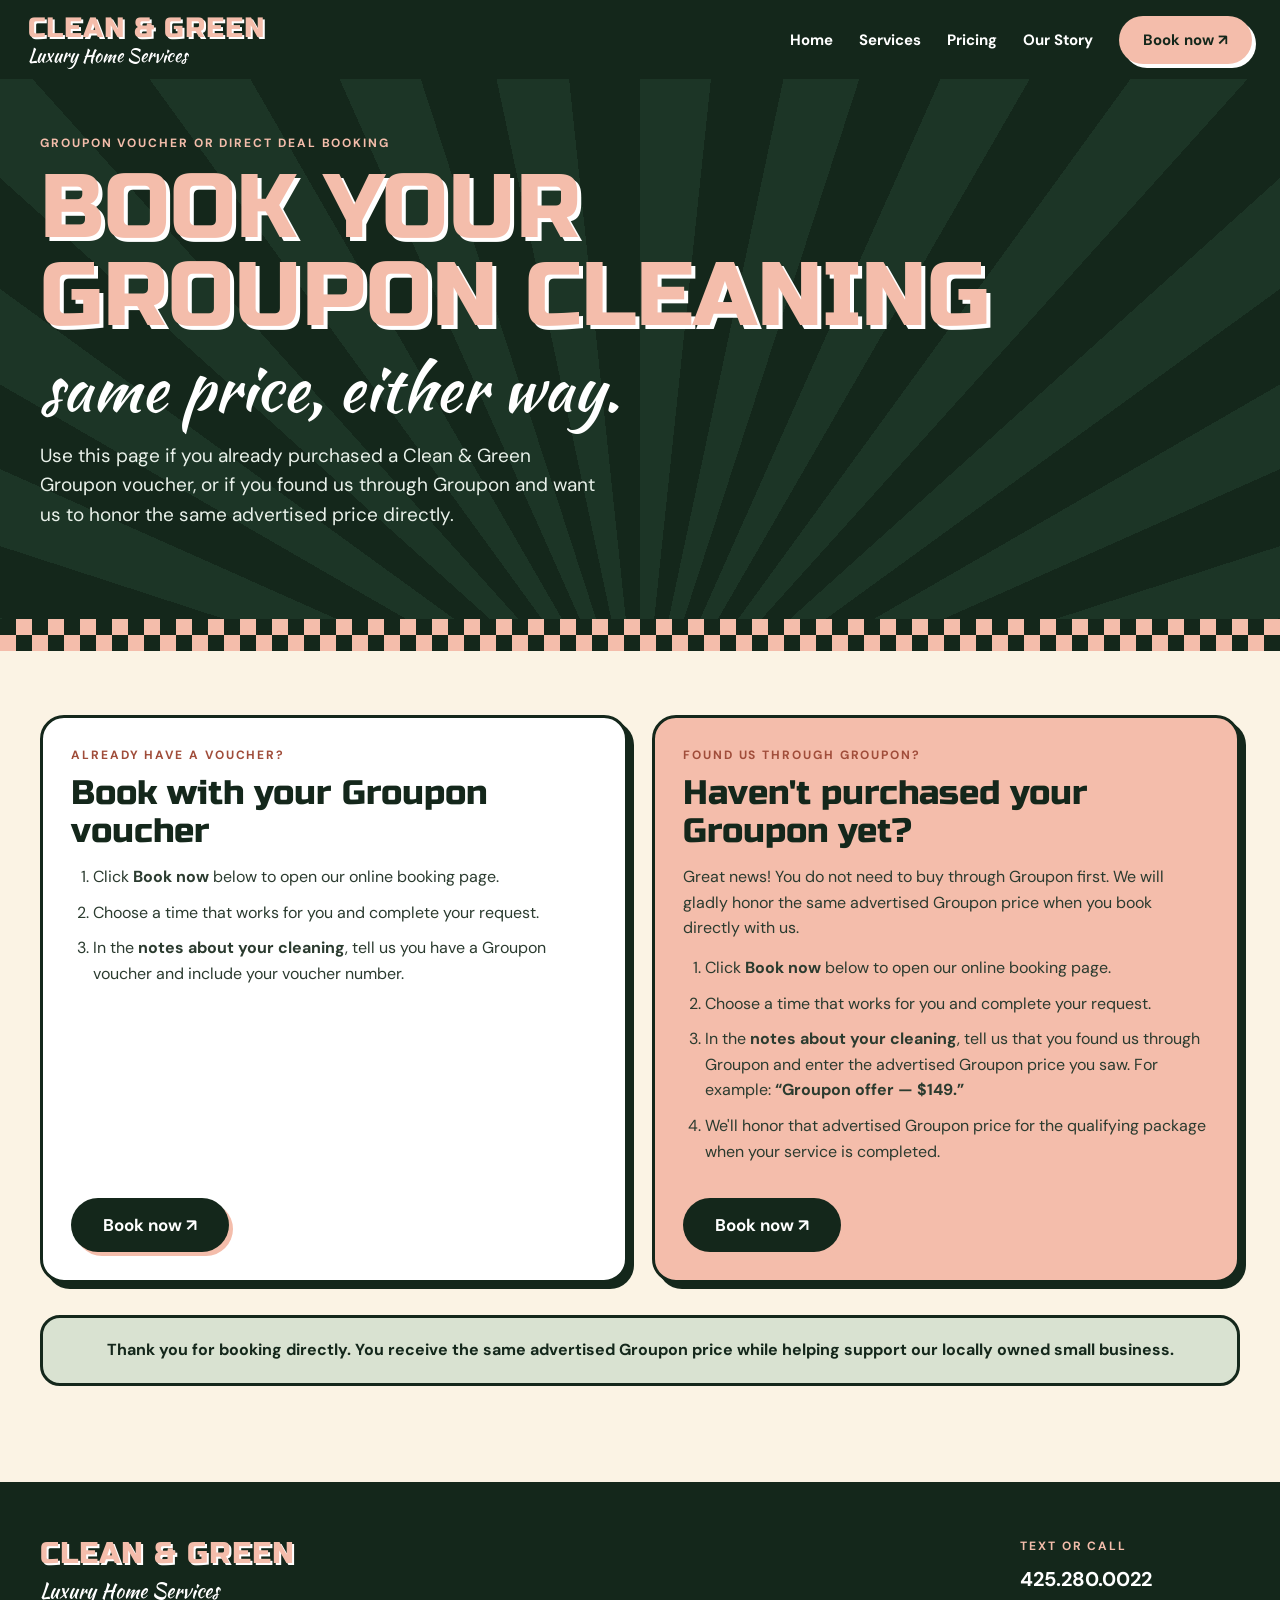
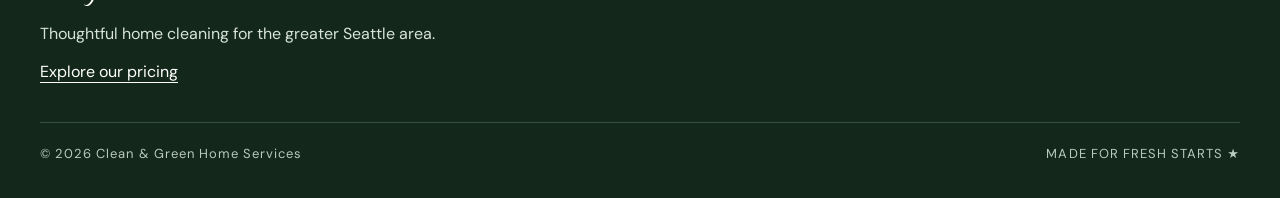
<file: redeem.html>
<!doctype html>
<html lang="en">
<head>
<meta charset="utf-8">
<meta name="viewport" content="width=device-width,initial-scale=1">
<meta name="robots" content="noindex, nofollow">
<title>Groupon Booking | Clean & Green</title>
<link rel="preconnect" href="https://fonts.googleapis.com">
<link rel="preconnect" href="https://fonts.gstatic.com" crossorigin>
<link href="https://fonts.googleapis.com/css2?family=Russo+One&family=Kaushan+Script&family=DM+Sans:wght@400;500;700&display=swap" rel="stylesheet">
<link rel="icon" type="image/svg+xml" href="favicon.svg">
<link rel="icon" type="image/png" sizes="32x32" href="favicon-32.png">
<link rel="apple-touch-icon" href="apple-touch-icon.png">
<meta name="theme-color" content="#14271B">
<link rel="stylesheet" href="styles.css">
</head>
<body class="theme-dark">
<a class="skip" href="#main">Skip to content</a>

<div class="header-bar">
  <header class="site-header">
    <a class="brand" href="index.html" aria-label="Clean and Green home">
      <span class="brand-text">
        <span class="brand-name">CLEAN &amp; GREEN</span>
        <span class="brand-sub">Luxury Home Services</span>
      </span>
    </a>
    <nav class="nav" aria-label="Main navigation">
      <a href="index.html">Home</a>
      <a href="index.html#services">Services</a>
      <a href="pricing.html">Pricing</a>
      <a href="meet-your-technician.html">Our Story</a>
      <a class="btn btn-peach-light" href="https://clienthub.getjobber.com/hubs/13ff48fd-410c-46f8-a10c-d7cc06eb8e5e/public/requests/5079977/new">Book now ↗</a>
    </nav>
  </header>
</div>

<main id="main">
  <section class="hero-dark">
    <div class="wrap">
      <p class="eyebrow" style="color:var(--peach)">GROUPON VOUCHER OR DIRECT DEAL BOOKING</p>
      <h1 style="margin-top:14px">Book your<br>Groupon cleaning</h1>
      <div class="script">same price, either way.</div>
      <p class="lede">Use this page if you already purchased a Clean &amp; Green Groupon voucher, or if you found us through Groupon and want us to honor the same advertised price directly.</p>
    </div>
  </section>

  <div class="checker" aria-hidden="true"></div>

  <section class="calc-wrap redeem">
    <div class="wrap">
      <div class="faq-grid redeem-grid">

        <div class="faq-card redeem-card">
          <p class="eyebrow" style="color:var(--rust)">ALREADY HAVE A VOUCHER?</p>
          <h2>Book with your Groupon voucher</h2>
          <ol>
            <li>Click <strong>Book now</strong> below to open our online booking page.</li>
            <li>Choose a time that works for you and complete your request.</li>
            <li>In the <strong>notes about your cleaning</strong>, tell us you have a Groupon voucher and include your voucher number.</li>
          </ol>
          <a class="btn btn-dark" href="https://clienthub.getjobber.com/hubs/13ff48fd-410c-46f8-a10c-d7cc06eb8e5e/public/requests/5079977/new">Book now ↗</a>
        </div>

        <div class="faq-card redeem-card redeem-direct">
          <p class="eyebrow" style="color:var(--rust)">FOUND US THROUGH GROUPON?</p>
          <h2>Haven't purchased your Groupon yet?</h2>
          <p>Great news! You do not need to buy through Groupon first. We will gladly honor the same advertised Groupon price when you book directly with us.</p>
          <ol>
            <li>Click <strong>Book now</strong> below to open our online booking page.</li>
            <li>Choose a time that works for you and complete your request.</li>
            <li>In the <strong>notes about your cleaning</strong>, tell us that you found us through Groupon and enter the advertised Groupon price you saw. For example: <strong>“Groupon offer — $149.”</strong></li>
            <li>We'll honor that advertised Groupon price for the qualifying package when your service is completed.</li>
          </ol>
          <a class="btn btn-dark" href="https://clienthub.getjobber.com/hubs/13ff48fd-410c-46f8-a10c-d7cc06eb8e5e/public/requests/5079977/new">Book now ↗</a>
        </div>
      </div>

      <div class="redeem-thanks">
        Thank you for booking directly. You receive the same advertised Groupon price while helping support our locally owned small business.
      </div>
    </div>
  </section>
</main>

<footer class="footer">
  <div class="footer-inner">
    <div class="footer-brand">
      <div class="footer-name">CLEAN &amp; GREEN</div>
      <div class="footer-sub">Luxury Home Services</div>
      <p>Thoughtful home cleaning for the greater Seattle area.</p>
      <a class="link" href="pricing.html">Explore our pricing</a>
    </div>
    <div class="footer-col">
      <div class="footer-label">TEXT OR CALL</div>
      <a class="tel" href="tel:4252800022">425.280.0022</a>
    </div>
  </div>
  <div class="footer-bottom"><span>© <span id="year">2026</span> Clean &amp; Green Home Services</span><span>MADE FOR FRESH STARTS ★</span></div>
</footer>

<script src="main.js"></script>
</body>
</html>
</file>
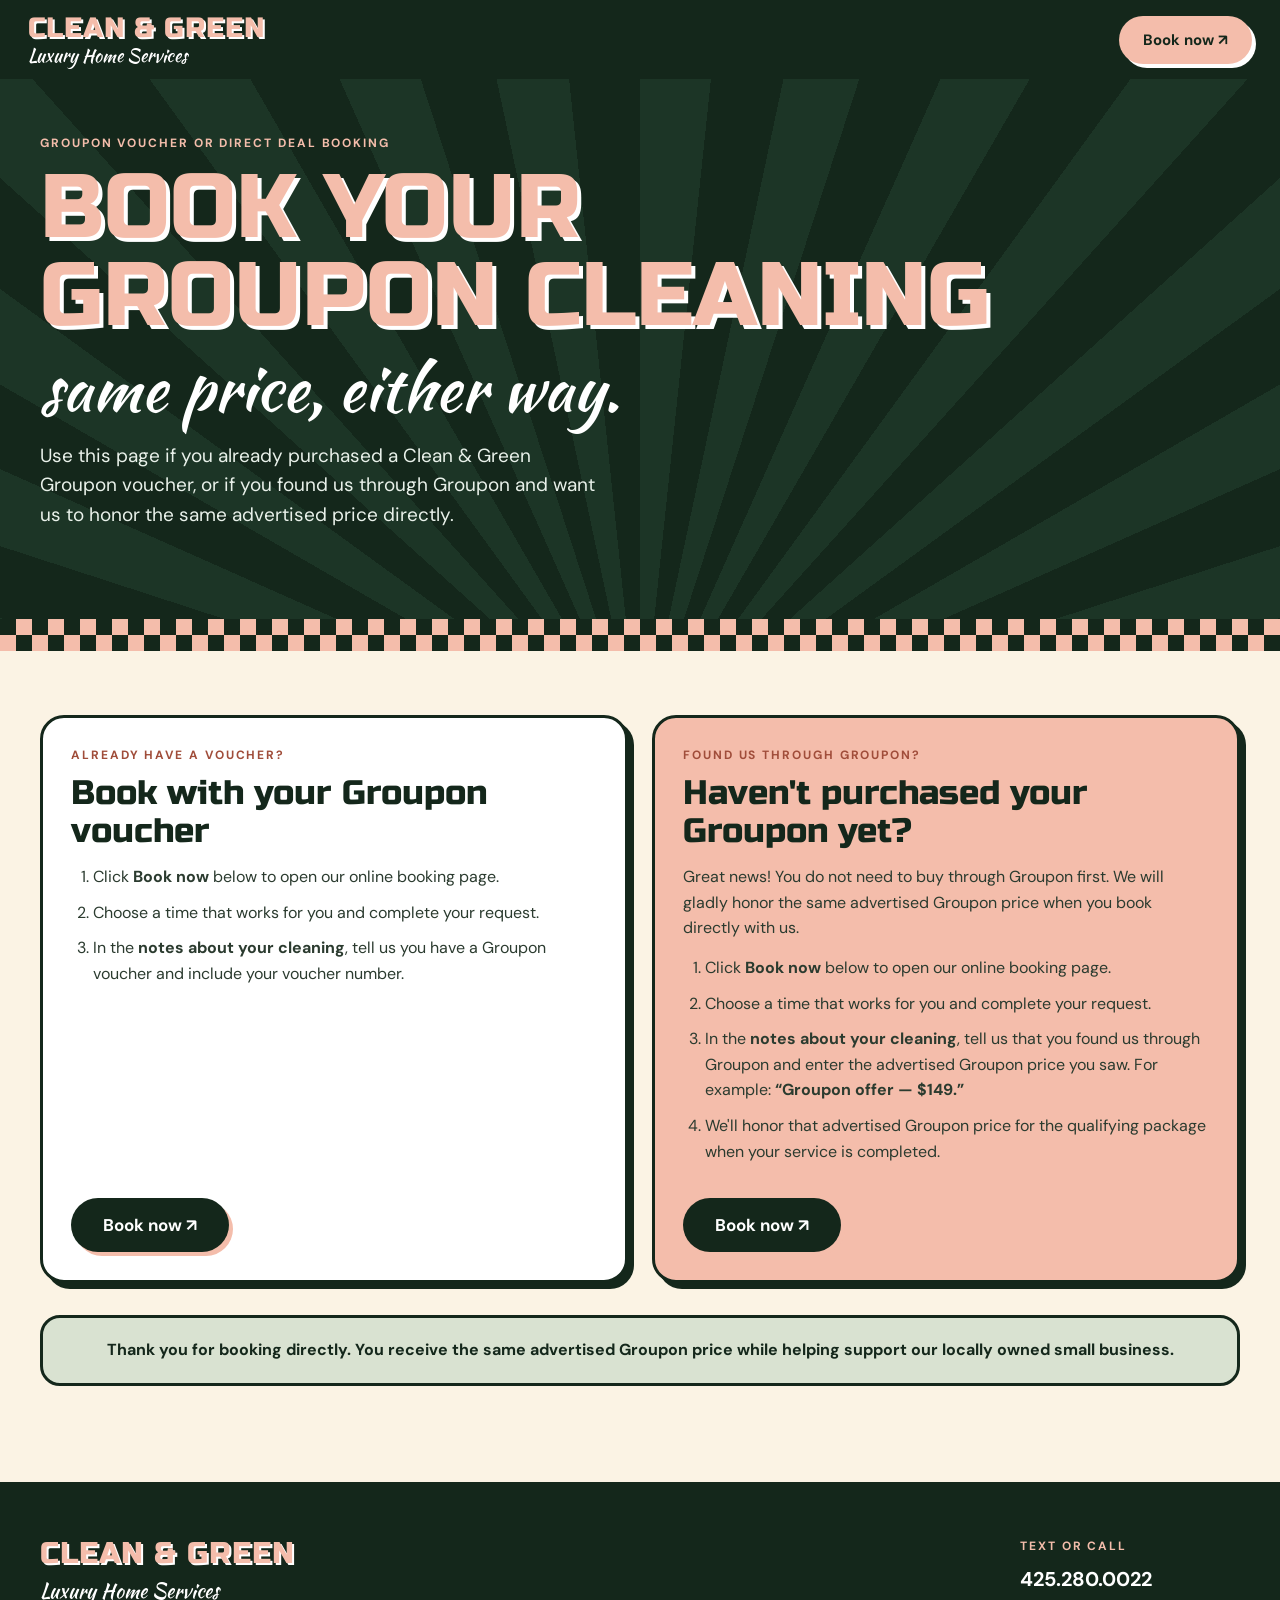
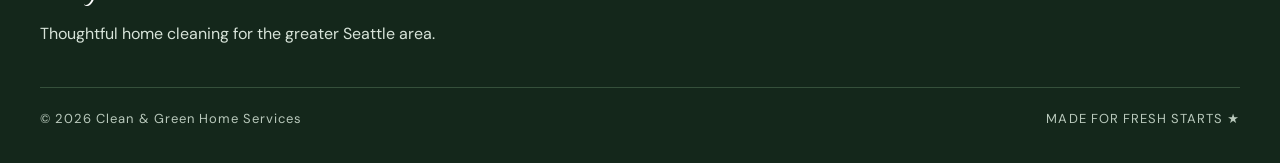
<file: redeem_1.html>
<!doctype html>
<html lang="en">
<head>
<meta charset="utf-8">
<meta name="viewport" content="width=device-width,initial-scale=1">
<meta name="robots" content="noindex, nofollow">
<title>Groupon Booking | Clean & Green</title>
<link rel="preconnect" href="https://fonts.googleapis.com">
<link rel="preconnect" href="https://fonts.gstatic.com" crossorigin>
<link href="https://fonts.googleapis.com/css2?family=Russo+One&family=Kaushan+Script&family=DM+Sans:wght@400;500;700&display=swap" rel="stylesheet">
<link rel="icon" type="image/svg+xml" href="favicon.svg">
<link rel="icon" type="image/png" sizes="32x32" href="favicon-32.png">
<link rel="apple-touch-icon" href="apple-touch-icon.png">
<meta name="theme-color" content="#14271B">
<link rel="stylesheet" href="styles.css">
</head>
<body class="theme-dark">
<a class="skip" href="#main">Skip to content</a>

<div class="header-bar">
  <header class="site-header">
    <a class="brand" href="index.html" aria-label="Clean and Green home">
      <span class="brand-text">
        <span class="brand-name">CLEAN &amp; GREEN</span>
        <span class="brand-sub">Luxury Home Services</span>
      </span>
    </a>
    <nav class="nav" aria-label="Booking">
      <a class="btn btn-peach-light" href="https://clienthub.getjobber.com/hubs/13ff48fd-410c-46f8-a10c-d7cc06eb8e5e/public/requests/5079977/new">Book now ↗</a>
    </nav>
  </header>
</div>

<main id="main">
  <section class="hero-dark">
    <div class="wrap">
      <p class="eyebrow" style="color:var(--peach)">GROUPON VOUCHER OR DIRECT DEAL BOOKING</p>
      <h1 style="margin-top:14px">Book your<br>Groupon cleaning</h1>
      <div class="script">same price, either way.</div>
      <p class="lede">Use this page if you already purchased a Clean &amp; Green Groupon voucher, or if you found us through Groupon and want us to honor the same advertised price directly.</p>
    </div>
  </section>

  <div class="checker" aria-hidden="true"></div>

  <section class="calc-wrap redeem">
    <div class="wrap">
      <div class="faq-grid redeem-grid">

        <div class="faq-card redeem-card">
          <p class="eyebrow" style="color:var(--rust)">ALREADY HAVE A VOUCHER?</p>
          <h2>Book with your Groupon voucher</h2>
          <ol>
            <li>Click <strong>Book now</strong> below to open our online booking page.</li>
            <li>Choose a time that works for you and complete your request.</li>
            <li>In the <strong>notes about your cleaning</strong>, tell us you have a Groupon voucher and include your voucher number.</li>
          </ol>
          <a class="btn btn-dark" href="https://clienthub.getjobber.com/hubs/13ff48fd-410c-46f8-a10c-d7cc06eb8e5e/public/requests/5079977/new">Book now ↗</a>
        </div>

        <div class="faq-card redeem-card redeem-direct">
          <p class="eyebrow" style="color:var(--rust)">FOUND US THROUGH GROUPON?</p>
          <h2>Haven't purchased your Groupon yet?</h2>
          <p>Great news! You do not need to buy through Groupon first. We will gladly honor the same advertised Groupon price when you book directly with us.</p>
          <ol>
            <li>Click <strong>Book now</strong> below to open our online booking page.</li>
            <li>Choose a time that works for you and complete your request.</li>
            <li>In the <strong>notes about your cleaning</strong>, tell us that you found us through Groupon and enter the advertised Groupon price you saw. For example: <strong>“Groupon offer — $149.”</strong></li>
            <li>We'll honor that advertised Groupon price for the qualifying package when your service is completed.</li>
          </ol>
          <a class="btn btn-dark" href="https://clienthub.getjobber.com/hubs/13ff48fd-410c-46f8-a10c-d7cc06eb8e5e/public/requests/5079977/new">Book now ↗</a>
        </div>
      </div>

      <div class="redeem-thanks">
        Thank you for booking directly. You receive the same advertised Groupon price while helping support our locally owned small business.
      </div>
    </div>
  </section>
</main>

<footer class="footer">
  <div class="footer-inner">
    <div class="footer-brand">
      <div class="footer-name">CLEAN &amp; GREEN</div>
      <div class="footer-sub">Luxury Home Services</div>
      <p>Thoughtful home cleaning for the greater Seattle area.</p>
    </div>
    <div class="footer-col">
      <div class="footer-label">TEXT OR CALL</div>
      <a class="tel" href="tel:4252800022">425.280.0022</a>
    </div>
  </div>
  <div class="footer-bottom"><span>© <span id="year">2026</span> Clean &amp; Green Home Services</span><span>MADE FOR FRESH STARTS ★</span></div>
</footer>

<script src="main.js"></script>
</body>
</html>
</file>
<file: styles.css>
/* Clean & Green — shared styles for index.html, pricing.html, meet-your-technician.html
   Home uses body.theme-home (light, Anton). Pricing and Story use body.theme-dark (dark, Russo One). */

:root{
  --forest:#14271B; --pine:#1F4636; --peach:#F4BDAB; --cream:#FBF3E4; --sage:#D9E2D1;
  --mint:#CFE6D6; --rust:#A04D3A; --ink:#2b3b2f; --muted:#3d4d41; --white:#ffffff;
}
*{box-sizing:border-box}
html{scroll-behavior:smooth}
body{margin:0;font-family:'DM Sans',system-ui,sans-serif;color:var(--forest);background:var(--cream);overflow-x:hidden}
.theme-home{--display:'Anton',sans-serif}
.theme-dark{--display:'Russo One',sans-serif;background:var(--forest)}
a{color:inherit;text-decoration:none}
img{max-width:100%;height:auto;display:block}
h1,h2,h3,p{margin:0}
.skip{position:absolute;top:-100px;left:8px;background:#fff;color:var(--forest);padding:12px;z-index:99}
.skip:focus{top:8px}
.wrap{max-width:1200px;margin:0 auto}
.wrap-wide{max-width:1280px;margin:0 auto}
.script{font-family:'Kaushan Script',cursive;font-weight:400}
.eyebrow{font-weight:700;font-size:12px;letter-spacing:.16em}
.display{font-family:var(--display);font-weight:400;text-transform:uppercase}

/* ---------- Buttons ---------- */
.btn{display:inline-flex;align-items:center;justify-content:center;min-height:44px;padding:15px 28px;border-radius:999px;font-weight:700;font-size:14px;letter-spacing:.08em;text-transform:uppercase;border:2px solid var(--forest);cursor:pointer;font-family:inherit;transition:transform .15s,box-shadow .15s}
.btn:hover{transform:translate(2px,2px)}
.btn-dark{background:var(--forest);color:#fff;box-shadow:4px 4px 0 var(--peach)}
.btn-peach{background:var(--peach);color:var(--forest);box-shadow:4px 4px 0 var(--forest)}
.btn-white{background:#fff;color:var(--forest);box-shadow:4px 4px 0 var(--forest)}
.btn-outline-light{background:transparent;color:#fff;border-color:#fff}
.btn-peach-light{background:var(--peach);color:var(--forest);border-color:var(--peach);box-shadow:4px 4px 0 #fff}
.theme-dark .btn{text-transform:none;letter-spacing:0;font-size:17px;padding:14px 30px;border-color:transparent}
.theme-dark .btn-peach-light{border-color:transparent}
.theme-dark .btn-outline-light{border-color:#fff}

/* ---------- Header ---------- */
.ticker-top{background:var(--forest);color:#fff;overflow:hidden;padding:9px 0;white-space:nowrap;font-weight:700;font-size:12px;letter-spacing:.2em}
.ticker-track{display:flex;width:max-content;animation:tk 40s linear infinite}
.ticker-track span{flex:none}
.ticker-track b{padding:0 16px;color:var(--peach)}
@keyframes tk{to{transform:translateX(-50%)}}
.announce{background:var(--peach);color:var(--forest);text-align:center;font-weight:700;font-size:12px;letter-spacing:.22em;padding:10px 16px}
.theme-home .header-bar{border-bottom:3px solid var(--forest);background:var(--cream)}
.theme-dark .header-bar{background:var(--forest)}
.site-header{display:flex;flex-wrap:wrap;align-items:center;justify-content:space-between;gap:12px 28px;max-width:1280px;margin:0 auto;padding:14px 28px}
.brand{display:flex;align-items:center;gap:12px}
.brand-mark{width:44px;height:44px;border-radius:50%;background:var(--forest);display:flex;align-items:center;justify-content:center;flex:none}
.theme-dark .brand-mark{display:none}
.brand-text{display:flex;flex-direction:column;line-height:1}
.brand-name{font-family:var(--display);font-size:26px;letter-spacing:.5px}
.theme-dark .brand-name{font-size:28px;letter-spacing:1px;color:var(--peach);text-shadow:2px 2px 0 #fff}
.brand-sub{font-family:'Kaushan Script',cursive;font-size:16px;color:var(--rust);margin-top:2px}
.theme-dark .brand-sub{color:#fff;font-size:18px;margin-top:5px}
.nav{display:flex;flex-wrap:wrap;gap:10px 26px;align-items:center}
.nav a:not(.btn){font-weight:700;font-size:13px;letter-spacing:.08em;text-transform:uppercase}
.nav a:not(.btn):hover{color:var(--rust)}
.theme-dark .nav a:not(.btn){color:#fff;font-size:15px;text-transform:none;letter-spacing:0}
.theme-dark .nav a:not(.btn):hover{color:var(--peach)}
.nav a[aria-current="page"]{text-decoration:underline;text-underline-offset:6px}
.theme-dark .nav a[aria-current="page"]{color:var(--peach)}
.nav .nav-phone{font-size:14px !important}
.nav .btn{padding:11px 20px;font-size:13px}
.theme-dark .nav .btn{font-size:15px;padding:12px 22px}

/* ---------- Home hero ---------- */
.hero{position:relative;background:var(--cream);padding:56px 28px 40px;overflow:hidden}
.rays{position:absolute;left:-260px;bottom:-300px;width:640px;height:640px;border-radius:50%;background:repeating-conic-gradient(#EFE2C8 0deg 7deg,transparent 7deg 15deg);animation:rot 90s linear infinite}
@keyframes rot{to{transform:rotate(360deg)}}
.hero-inner{position:relative;display:flex;flex-wrap:wrap;align-items:center;gap:48px}
.hero-copy{flex:1 1 520px;min-width:0}
.hero-hello{font-size:clamp(28px,3.2vw,40px);color:var(--rust);margin-bottom:6px}
.hero h1{font-size:clamp(62px,9.4vw,142px);line-height:.92;letter-spacing:-.5px}
.outline{color:var(--peach);-webkit-text-stroke:3px var(--forest);paint-order:stroke fill;text-shadow:5px 5px 0 var(--forest)}
.hero-lede{margin:26px 0 30px;font-size:19px;line-height:1.6;color:var(--ink);max-width:500px}
.btn-row{display:flex;flex-wrap:wrap;gap:14px;align-items:center}
.chips{display:flex;flex-wrap:wrap;gap:12px 24px;margin-top:30px;font-weight:700;font-size:11px;letter-spacing:.14em}
.chips span{display:flex;align-items:center;gap:8px}
.chips i{width:12px;height:12px;border-radius:50%;background:var(--peach);border:2px solid var(--forest);display:inline-block}
.hero-photo-wrap{flex:1 1 400px;min-width:0;display:flex;justify-content:center}
.hero-photo{position:relative;width:min(540px,100%)}
.hero-sun{position:absolute;top:-30px;right:-20px;width:62%;aspect-ratio:1/1;border-radius:50%;background:var(--peach);opacity:.75}
.polaroid{position:relative;background:#fff;padding:12px 12px 14px;border-radius:6px;border:3px solid var(--forest);box-shadow:10px 10px 0 var(--forest)}
.polaroid img{width:100%;aspect-ratio:1/1;object-fit:cover;border-radius:2px}
.polaroid figcaption{font-family:'Kaushan Script',cursive;font-size:26px;text-align:center;padding-top:10px}
.polaroid{margin:0}
.tilt-r{transform:rotate(2deg)}
.tilt-l{transform:rotate(-3deg)}
.sticker{position:absolute;top:-26px;left:-22px;width:132px;height:132px;border-radius:50%;background:var(--forest);color:#fff;box-shadow:4px 4px 0 var(--peach);display:flex;flex-direction:column;align-items:center;justify-content:center;text-align:center;animation:float 3.2s ease-in-out infinite alternate}
.sticker small{font-weight:700;font-size:10px;letter-spacing:.2em;color:var(--peach)}
.sticker strong{font-family:'Anton',sans-serif;font-weight:400;font-size:36px;line-height:1}
@keyframes float{from{transform:translateY(0) rotate(-12deg)}to{transform:translateY(-10px) rotate(-7deg)}}

/* ---------- Drive-by road ---------- */
.road-scene{position:relative;height:150px;background:var(--cream);overflow:hidden}
.cloud{position:absolute;animation:cloud 70s linear infinite}
@keyframes cloud{from{left:-200px}to{left:100%}}
.trees{position:absolute;left:0;right:0;bottom:26px;display:flex;justify-content:space-around;align-items:flex-end;padding:0 12px}
.drive{position:absolute;bottom:12px;left:-340px;width:300px;animation:drive 16s linear infinite}
@keyframes drive{from{left:-340px}to{left:100%}}
.bounce{animation:bounce .45s ease-in-out infinite alternate}
@keyframes bounce{to{transform:translateY(-2px)}}
.wheel{transform-box:fill-box;transform-origin:center;animation:spin .6s linear infinite}
@keyframes spin{to{transform:rotate(360deg)}}
.bub{transform-box:fill-box;transform-origin:center;animation:bub 1.8s ease-out infinite;opacity:0}
@keyframes bub{0%{opacity:.9;transform:translate(0,0) scale(.5)}100%{opacity:0;transform:translate(-46px,-34px) scale(1.5)}}
.road{position:absolute;left:0;right:0;bottom:0;height:26px;background:var(--forest);display:flex;align-items:center}
.road i{display:block;width:100%;height:4px;background-image:repeating-linear-gradient(90deg,var(--peach) 0 36px,transparent 36px 72px);background-size:72px 4px;animation:road .9s linear infinite}
@keyframes road{to{background-position:-72px 0}}

/* ---------- Home sections ---------- */
.section{padding:88px 28px}
.section-center{text-align:center}
.h2{font-size:clamp(46px,6.4vw,92px);line-height:1}
.kicker{font-size:30px}
.about{padding:80px 28px 96px;background:var(--cream)}
.about-inner{display:flex;flex-wrap:wrap;align-items:center;gap:64px}
.about-photo{flex:1 1 380px;min-width:0;display:flex;justify-content:center}
.about-frame{position:relative;width:min(440px,100%)}
.tape{position:absolute;top:-18px;left:50%;width:120px;height:36px;margin-left:-60px;background:var(--peach);transform:rotate(-4deg);z-index:2;border:2px solid var(--forest)}
.about-copy{flex:1 1 440px;min-width:0}
.about-copy h2{margin:12px 0 18px;font-size:clamp(46px,6vw,88px);line-height:.95}
.about-copy p{font-size:19px;line-height:1.65;color:var(--ink);max-width:540px;margin-bottom:16px}
.about-copy .btn{margin-top:10px}
.scallop{height:24px;background:var(--cream)}
.scallop i{display:block;height:24px;background-image:radial-gradient(circle at 24px 24px,var(--forest) 23px,transparent 24px);background-size:48px 24px;background-repeat:repeat-x;transform:scaleY(-1)}
.standards{background:var(--forest);padding:56px 28px 88px}
.standards h2{color:#fff;font-size:clamp(44px,6vw,84px);line-height:1}
.standards .kicker{color:var(--peach)}
.cards-4{display:grid;grid-template-columns:repeat(auto-fit,minmax(240px,1fr));gap:22px;margin-top:44px}
.card{background:var(--cream);border:3px solid var(--forest);border-radius:20px;box-shadow:6px 6px 0 var(--peach);padding:28px;transition:transform .2s;text-align:left}
.card:hover{transform:translateY(-6px) rotate(-1deg)}
.card .num{font-family:'Anton',sans-serif;font-size:60px;line-height:1;color:var(--cream);-webkit-text-stroke:2px var(--forest)}
.card h3{margin:10px 0 8px;font-family:'Anton',sans-serif;font-weight:400;font-size:26px;text-transform:uppercase}
.card p{font-size:16px;line-height:1.55;color:var(--ink)}

/* ---------- Carousel ---------- */
.services{background:var(--cream);padding:88px 28px 96px}
.tabs{display:flex;flex-wrap:wrap;gap:10px;justify-content:center;margin:36px 0 24px}
.tab{background:#fff;color:var(--forest);border:2px solid var(--forest);border-radius:999px;padding:0 20px;min-height:44px;font-family:inherit;font-weight:700;font-size:13px;letter-spacing:.08em;cursor:pointer}
.tab[aria-pressed="true"]{background:var(--forest);color:var(--peach)}
.carousel{overflow:hidden;border:3px solid var(--forest);border-radius:28px;box-shadow:10px 10px 0 var(--forest);background:#fff}
.carousel-track{display:flex;transition:transform .7s cubic-bezier(.65,0,.35,1)}
.slide{flex:0 0 100%;min-width:0;display:flex;flex-wrap:wrap}
.slide-panel{flex:1 1 340px;min-height:340px;display:flex;align-items:center;justify-content:center;padding:40px}
.panel-peach{background:var(--peach)}
.panel-pine{background:var(--pine)}
.panel-sage{background:var(--sage)}
.slide-body{flex:1.3 1 380px;padding:44px 40px;display:flex;flex-direction:column;justify-content:center}
.slide-body .eyebrow{color:var(--rust)}
.slide-body h3{margin:10px 0 12px;font-family:'Anton',sans-serif;font-weight:400;font-size:clamp(36px,4.4vw,60px);line-height:1;text-transform:uppercase}
.slide-body p{font-size:18px;line-height:1.6;color:var(--ink);max-width:480px;margin-bottom:20px}
.pills{display:flex;flex-wrap:wrap;gap:10px;margin-bottom:24px}
.pills span{background:var(--cream);border:2px solid var(--forest);border-radius:999px;padding:8px 16px;font-weight:700;font-size:14px}
.slide-body .btn{align-self:flex-start;font-size:13px;padding:13px 24px}
.carousel-controls{display:flex;flex-wrap:wrap;align-items:center;justify-content:space-between;gap:16px;margin-top:28px}
.carousel-buttons{display:flex;align-items:center;gap:12px}
.round{width:48px;height:48px;border-radius:50%;border:2px solid var(--forest);background:#fff;color:var(--forest);font-size:22px;cursor:pointer;box-shadow:3px 3px 0 var(--forest)}
.round.next{background:var(--peach)}
.pause{min-height:44px;padding:0 18px;border-radius:999px;border:2px solid var(--forest);background:transparent;color:var(--forest);font-family:inherit;font-weight:700;font-size:13px;letter-spacing:.08em;cursor:pointer}
.fine{font-size:14px;color:var(--muted)}

/* ---------- How it works ---------- */
.steps{background:var(--peach);border-top:3px solid var(--forest);border-bottom:3px solid var(--forest);padding:88px 28px}
.steps-inner{display:flex;flex-wrap:wrap;gap:56px;align-items:center}
.steps-copy{flex:1 1 360px;min-width:0}
.steps-copy h2{margin:6px 0 18px;font-size:clamp(46px,6vw,88px);line-height:.96}
.steps-copy p{font-size:18px;line-height:1.6;max-width:420px;margin-bottom:26px}
.steps-list{flex:1.2 1 420px;min-width:0;display:flex;flex-direction:column;gap:16px}
.step{display:flex;align-items:center;gap:18px;background:var(--cream);border:3px solid var(--forest);border-radius:18px;box-shadow:5px 5px 0 var(--forest);padding:18px 22px}
.step b{width:46px;height:46px;border-radius:50%;background:var(--forest);color:var(--peach);font-family:'Anton',sans-serif;font-weight:400;font-size:22px;display:flex;align-items:center;justify-content:center;flex:none}
.step strong{display:block;font-family:'Anton',sans-serif;font-weight:400;font-size:22px;text-transform:uppercase}
.step span{font-size:15px;line-height:1.5;color:var(--ink)}
.reviews{background:var(--cream);padding:96px 28px}
.reviews-widget{margin-top:36px;min-height:240px}

/* ---------- Final CTA ---------- */
.cta-wrap{background:var(--cream);padding:0 28px 96px}
.cta{position:relative;max-width:1200px;margin:0 auto;background:var(--forest);border-radius:32px;box-shadow:10px 10px 0 var(--peach);padding:72px 28px;text-align:center;overflow:hidden;color:#fff}
.cta .kicker{color:var(--peach);font-size:32px}
.cta h2{margin:6px 0 16px;font-size:clamp(50px,8vw,120px);line-height:.95}
.cta p{margin:0 auto 30px;max-width:520px;font-size:19px;line-height:1.6;color:#e9f1ea}
.cta .btn-row{justify-content:center;position:relative}
.cta-inner{position:relative}
.burst{position:absolute;animation:rot 16s linear infinite}
.burst-a{left:24px;top:24px}
.burst-b{right:30px;bottom:26px}

/* ---------- Footer ---------- */
.footer{background:var(--forest);color:#fff;padding:56px 28px 36px}
.theme-dark.story-page .footer{background:#0f1d14}
.footer-inner{display:flex;flex-wrap:wrap;gap:40px;justify-content:space-between;max-width:1200px;margin:0 auto}
.footer-brand{flex:1 1 420px;min-width:0}
.footer-name{font-family:var(--display);font-size:32px;letter-spacing:.5px;color:var(--peach);line-height:1}
.theme-dark .footer-name{font-size:30px;letter-spacing:1px;text-shadow:2px 2px 0 #fff}
.footer-sub{font-family:'Kaushan Script',cursive;font-size:20px;margin-top:8px}
.footer p{margin-top:16px;font-size:16px;line-height:1.65;color:#d7e3d9;max-width:560px}
.footer a.link{display:inline-block;margin-top:14px;font-size:16px;text-decoration:underline;text-underline-offset:5px}
.footer-col{flex:0 1 220px;min-width:0;display:flex;flex-direction:column;gap:10px}
.footer-label{font-weight:700;letter-spacing:.16em;font-size:12px;color:var(--peach);margin-bottom:2px}
.footer-col a{font-size:16px}
.footer-col .tel{font-size:20px;font-weight:700}
.footer-bottom{max-width:1200px;margin:40px auto 0;padding-top:22px;border-top:1px solid #35503b;display:flex;flex-wrap:wrap;justify-content:space-between;gap:12px;font-size:13px;letter-spacing:.08em;color:#b9c9bc}

/* ---------- Dark-page shared ---------- */
.hero-dark{background:repeating-conic-gradient(from 0deg at 50% 125%,#1c3526 0deg 6deg,var(--forest) 6deg 12deg);padding:56px 28px 90px}
.hero-dark h1{font-size:clamp(46px,7vw,100px);line-height:.98;color:var(--peach);text-shadow:4px 4px 0 #fff;text-transform:uppercase;font-family:var(--display);font-weight:400}
.hero-dark .script{font-size:clamp(34px,5vw,64px);color:#fff;margin:12px 0 18px;line-height:1.1}
.hero-dark p.lede{font-size:19px;line-height:1.55;color:#e9f1ea;max-width:560px}
.checker{height:32px;background-image:conic-gradient(var(--peach) 25%,var(--forest) 0 50%,var(--peach) 0 75%,var(--forest) 0);background-size:32px 32px}
.checker-rev{background-image:conic-gradient(var(--forest) 25%,var(--peach) 0 50%,var(--forest) 0 75%,var(--peach) 0)}
.pill-label{display:inline-block;background:#fff;color:var(--forest);font-weight:700;font-size:12px;letter-spacing:.16em;padding:8px 16px;border-radius:999px;margin-bottom:26px}

/* ---------- Pricing page ---------- */
.calc-wrap{background:var(--cream);padding:80px 28px 96px}
.calc-wrap h2.display{margin:12px 0 14px;font-size:clamp(38px,5vw,68px);line-height:1}
.calc-wrap h2 .script{color:var(--rust);text-transform:none}
.calc-intro p{font-size:18px;line-height:1.55;color:var(--ink)}
.calc-layout{display:flex;flex-wrap:wrap;gap:28px;align-items:flex-start;margin-top:40px}
.calc-main{flex:1 1 560px;min-width:0;display:flex;flex-direction:column;gap:22px}
.calc-card{background:#fff;border:3px solid var(--forest);border-radius:24px;box-shadow:6px 6px 0 var(--forest);padding:26px}
.calc-head{display:flex;gap:16px;align-items:flex-start;border-bottom:2px solid #e2dfd6;padding-bottom:16px}
.calc-head span{background:var(--forest);color:var(--peach);font-family:var(--display);padding:8px 12px;border-radius:10px}
.calc-head h3{font-family:var(--display);font-weight:400;font-size:28px;margin-bottom:6px}
.calc-head p{color:var(--muted);line-height:1.5}
.item-row{display:flex;flex-wrap:wrap;align-items:center;justify-content:space-between;gap:12px;border-bottom:1px solid #e2dfd6;padding:14px 0}
.item-row:last-child{border-bottom:0}
.item-name{font-weight:700;font-size:17px;display:block}
.item-price{display:block;font-size:14px;color:var(--muted);margin-top:4px}
.stepper{display:flex;align-items:center;gap:10px}
.stepper button{width:44px;height:44px;border:2px solid var(--forest);background:transparent;color:var(--forest);font-size:22px;border-radius:50%;cursor:pointer}
.stepper button:hover{background:var(--forest);color:var(--cream)}
.stepper output{min-width:28px;text-align:center;font-weight:700;font-size:18px}
.sqft-label{display:flex;align-items:center;gap:8px;font-size:14px;color:var(--muted)}
.sqft-input{width:92px;height:44px;padding:0 10px;border:2px solid var(--forest);border-radius:10px;font-size:16px;font-family:inherit;background:#fff}
.duct-options{border:0;padding:16px 0 0;margin:0}
.duct-options legend{font-weight:700;padding:0}
.duct-options label,.dryer-option{display:flex;align-items:center;gap:12px;padding:12px 0;line-height:1.5;cursor:pointer;min-height:44px}
.duct-options input,.dryer-option input{width:20px;height:20px;accent-color:var(--forest);flex-shrink:0}
.dryer-option{flex-wrap:wrap;font-weight:700;padding:16px 0 4px}
.dryer-option span{font-weight:400;color:var(--muted);font-size:14px}
.estimate{flex:0 1 380px;min-width:min(100%,300px);align-self:flex-start;position:sticky;top:16px;background:var(--forest);color:var(--cream);border-radius:24px;box-shadow:8px 8px 0 var(--peach);padding:28px}
.estimate .eyebrow{color:var(--peach)}
.estimate h3{margin:10px 0 18px;font-family:var(--display);font-weight:400;font-size:38px;line-height:1;color:#fff}
.estimate-line{display:flex;justify-content:space-between;gap:14px;padding:11px 0;border-bottom:1px solid #4d6553;font-size:15px}
.estimate-empty{font-size:15px;color:#d7e3d9}
.estimate-total{display:flex;justify-content:space-between;align-items:center;gap:12px;margin-top:24px;padding-top:18px;border-top:2px solid var(--peach)}
.estimate-total strong{font-family:var(--display);font-weight:400;font-size:34px;color:var(--peach)}
.quote-status{margin-top:14px;font-size:14px;line-height:1.55;color:var(--peach)}
.estimate .fineprint{margin-top:14px;font-size:12px;line-height:1.65;color:#d7e3d9}
.estimate .cta-link{display:flex;justify-content:center;margin-top:18px;width:100%}
.booking-steps{margin-top:18px;padding:15px 16px;background:rgba(255,255,255,.08);border-left:3px solid var(--peach);border-radius:4px}
.booking-steps-title{margin:0 0 10px;font-size:12px;font-weight:700;letter-spacing:.08em;color:var(--peach)}
.booking-steps p:not(.booking-steps-title){margin:6px 0;font-size:13px;line-height:1.55}
.booking-steps .note{margin-top:10px !important;font-size:12px !important;opacity:.85}
.copy-estimate{display:block;width:100%;margin-top:12px;min-height:46px;border:2px solid var(--cream);background:transparent;color:var(--cream);font-weight:700;font-size:14px;letter-spacing:.06em;border-radius:999px;cursor:pointer;font-family:inherit}
.reset-estimate{display:block;margin:10px auto 0;min-height:44px;padding:8px 14px;border:0;background:none;color:var(--cream);text-decoration:underline;cursor:pointer;font-size:14px;font-family:inherit}
.copy-status{margin-top:6px;font-size:13px;line-height:1.5;min-height:18px}
.copy-fallback{width:100%;min-height:130px;padding:8px;font-size:12px;font-family:inherit}
.faq{background:var(--sage);padding:72px 28px 96px}
.faq h2{margin:12px 0 36px;font-size:clamp(38px,5vw,68px);line-height:1}
.faq h2 .script{color:var(--rust);text-transform:none}
.faq-grid{display:grid;grid-template-columns:repeat(auto-fit,minmax(260px,1fr));gap:24px}
.faq-card{background:#fff;border:3px solid var(--forest);border-radius:24px;box-shadow:6px 6px 0 var(--forest);padding:28px}
.faq-card h3{margin-bottom:10px;font-family:var(--display);font-weight:400;font-size:22px}
.faq-card p{line-height:1.6;color:var(--ink)}
.scallop-sage{height:22px;background:var(--sage)}
.scallop-sage i{display:block;height:22px;background-image:radial-gradient(circle at 22px 0,var(--cream) 21px,transparent 22px);background-size:44px 22px;background-repeat:repeat-x}

/* ---------- Story page ---------- */
.story-hero-inner{display:flex;flex-wrap:wrap;align-items:center;gap:56px}
.story-hero-copy{flex:1 1 480px;min-width:0}
.story-hero-photo{flex:1 1 400px;min-width:0;display:flex;justify-content:center}
.snap{background:#fff;padding:12px 12px 14px;border-radius:6px;box-shadow:12px 12px 0 var(--peach);width:min(500px,100%);transform:rotate(2deg);margin:0}
.snap img{width:100%;aspect-ratio:4/5;object-fit:cover;border-radius:2px}
.snap figcaption{font-family:'Kaushan Script',cursive;font-size:26px;text-align:center;padding-top:10px}
.stripe{background:var(--peach);color:var(--forest);text-align:center;padding:16px 12px;font-weight:700;font-size:14px;letter-spacing:.16em}
.stripe b{padding:0 14px}
.story-text{background:var(--cream);padding:96px 28px}
.story-text-inner{display:flex;flex-wrap:wrap;gap:56px}
.story-title{flex:1 1 360px;min-width:0}
.story-title h2{margin:14px 0 18px;font-size:clamp(44px,5.6vw,84px);line-height:.98;color:var(--forest)}
.story-title h2 .script{color:var(--rust);text-transform:none}
.story-title p{font-size:20px;line-height:1.55;color:var(--ink);max-width:360px}
.story-title .eyebrow{color:var(--rust)}
.story-body{flex:1.4 1 460px;min-width:0;max-width:660px}
.story-body p{margin-bottom:20px;font-size:18px;line-height:1.75;color:var(--ink)}
.story-body .sign{font-weight:700;font-size:18px}
.story-body .sign .script{font-size:30px;color:var(--rust);white-space:nowrap}
.snapshots{background:var(--forest);padding:88px 28px 96px;text-align:center}
.snapshots h2{margin-bottom:48px;font-size:clamp(34px,4.6vw,60px);line-height:1.05;color:#fff}
.snapshots .script{font-size:30px;color:var(--peach)}
.snap-row{display:flex;flex-wrap:wrap;gap:36px;justify-content:center;align-items:flex-start}
.snap-row .snap{width:min(340px,100%)}
.snap-row .snap:nth-child(1){transform:rotate(-3deg)}
.snap-row .snap:nth-child(2){transform:rotate(2deg);margin-top:28px}
.snap-row .snap:nth-child(3){transform:rotate(-1.5deg)}
.why{background:var(--peach);padding:96px 28px}
.why-inner{display:flex;flex-wrap:wrap;align-items:center;gap:64px}
.why-photo{flex:1 1 380px;min-width:0;display:flex;justify-content:center}
.why-photo .snap{box-shadow:12px 12px 0 var(--forest);transform:rotate(-2.5deg);width:min(460px,100%)}
.why-photo .snap img{aspect-ratio:1/1}
.why-copy{flex:1 1 440px;min-width:0}
.why-copy h2{margin:14px 0 20px;font-size:clamp(40px,5.4vw,78px);line-height:.98;text-shadow:3px 3px 0 #fff}
.why-copy h2 .script{text-shadow:none;text-transform:none}
.why-copy p{font-size:19px;line-height:1.65;max-width:520px}
.arrival{background:var(--sage);padding:72px 28px 96px}
.arrival-inner{display:flex;flex-wrap:wrap;align-items:center;gap:56px}
.arrival-copy{flex:1 1 400px;min-width:0}
.arrival-copy h2{margin:14px 0 20px;font-size:clamp(40px,5.2vw,72px);line-height:.98}
.arrival-copy h2 .script{color:var(--rust);text-transform:none}
.arrival-copy p{font-size:18px;line-height:1.65;color:var(--ink);max-width:500px;margin-bottom:16px}
.arrival-copy .small{font-size:15px;color:var(--muted)}
.arrival-photo{flex:1.2 1 440px;min-width:0}
.arrival-photo .snap{width:100%;box-shadow:12px 12px 0 var(--forest);transform:rotate(1.5deg)}
.arrival-photo .snap img{aspect-ratio:3/2;object-position:center 40%}
.thanks{background:var(--forest);padding:88px 28px 96px;text-align:center;color:#fff}
.thanks .star{font-size:44px;color:var(--peach)}
.thanks h2{margin:10px 0 16px;font-size:clamp(50px,8vw,112px);line-height:.98;color:var(--peach);text-shadow:4px 4px 0 #fff}
.thanks .script{font-size:clamp(38px,6vw,80px);margin-bottom:22px}
.thanks p{margin:0 auto 32px;max-width:540px;font-size:19px;line-height:1.6;color:#e9f1ea}
.thanks .btn-row{justify-content:center}

@media (max-width:640px){
  .sticker{width:104px;height:104px;left:-8px}
  .sticker strong{font-size:28px}
  .slide-body{padding:32px 24px}
  .site-header{padding:12px 20px}
}
@media (prefers-reduced-motion:reduce){
  .ticker-track,.rays,.sticker,.cloud,.bounce,.wheel,.bub,.road i,.burst{animation:none !important}
  .drive{animation:none !important;left:45%}
  .carousel-track,.btn,.card{transition:none !important}
}

/* ---------- Areas we serve ---------- */
.areas{background:var(--cream);padding:72px 28px 80px;border-top:3px solid var(--forest)}
.areas-lede{max-width:620px;margin:16px auto 0;font-size:18px;line-height:1.6;color:var(--ink)}
.areas-list{list-style:none;margin:32px auto 0;padding:0;display:flex;flex-wrap:wrap;gap:12px;justify-content:center;max-width:820px}
.areas-list li{background:#fff;border:2px solid var(--forest);border-radius:999px;padding:10px 20px;font-weight:700;box-shadow:3px 3px 0 var(--peach)}
.areas-hours{margin:32px auto 0;max-width:620px;font-size:16px;line-height:1.6;color:var(--muted)}
.areas-hours a{text-decoration:underline;text-underline-offset:3px}

/* ---------- Mobile polish ---------- */
.item-row > div:first-child{flex:1 1 0;min-width:140px}
.stepper{flex:none;margin-left:auto}
.mobile-bar{display:none}
@media (max-width:820px){
  .calc-wrap{padding:56px 16px 72px}
  .hero-dark{padding:40px 20px 70px}
  .calc-card{padding:20px 18px}
  .calc-head h3{font-size:24px}
  .item-row > div:first-child{min-width:0}
  .item-name{font-size:16px}
  .rug-row{flex-direction:column;align-items:flex-start}
  .rug-row .stepper{margin-left:0}
  .estimate{position:static;flex:1 1 100%;width:100%;padding:24px 20px;scroll-margin-top:12px}
  body.theme-dark{padding-bottom:64px}
  .mobile-bar{display:flex;position:fixed;left:12px;right:12px;bottom:12px;z-index:50;align-items:center;justify-content:space-between;gap:12px;background:var(--forest);color:#fff;border:2px solid var(--peach);border-radius:999px;padding:12px 20px;font-weight:700;font-size:14px;box-shadow:4px 4px 0 var(--peach)}
  .mobile-bar strong{font-family:var(--display);font-weight:400;font-size:20px;color:var(--peach)}
  .mobile-bar span:last-child{font-size:13px;opacity:.85}
}

/* ---------- Groupon redeem page ---------- */
.redeem{padding-top:64px}
.redeem-grid{grid-template-columns:repeat(auto-fit,minmax(min(100%,420px),1fr));align-items:stretch}
.redeem-card{display:flex;flex-direction:column;align-items:flex-start}
.redeem-card h2{margin:10px 0 14px;font-family:var(--display);font-weight:400;font-size:clamp(26px,3vw,34px);line-height:1.1;color:var(--forest)}
.redeem-card p:not(.eyebrow){line-height:1.6;color:var(--ink);margin-bottom:14px}
.redeem-card ol{margin:0 0 24px;padding-left:22px;line-height:1.6;color:var(--ink)}
.redeem-card li{margin-bottom:10px}
.redeem-card .btn{margin-top:auto}
.redeem-direct{background:var(--peach)}
.redeem-thanks{margin-top:32px;padding:20px 24px;background:var(--sage);border:3px solid var(--forest);border-radius:20px;font-weight:700;line-height:1.55;color:var(--forest);text-align:center}
</file>
